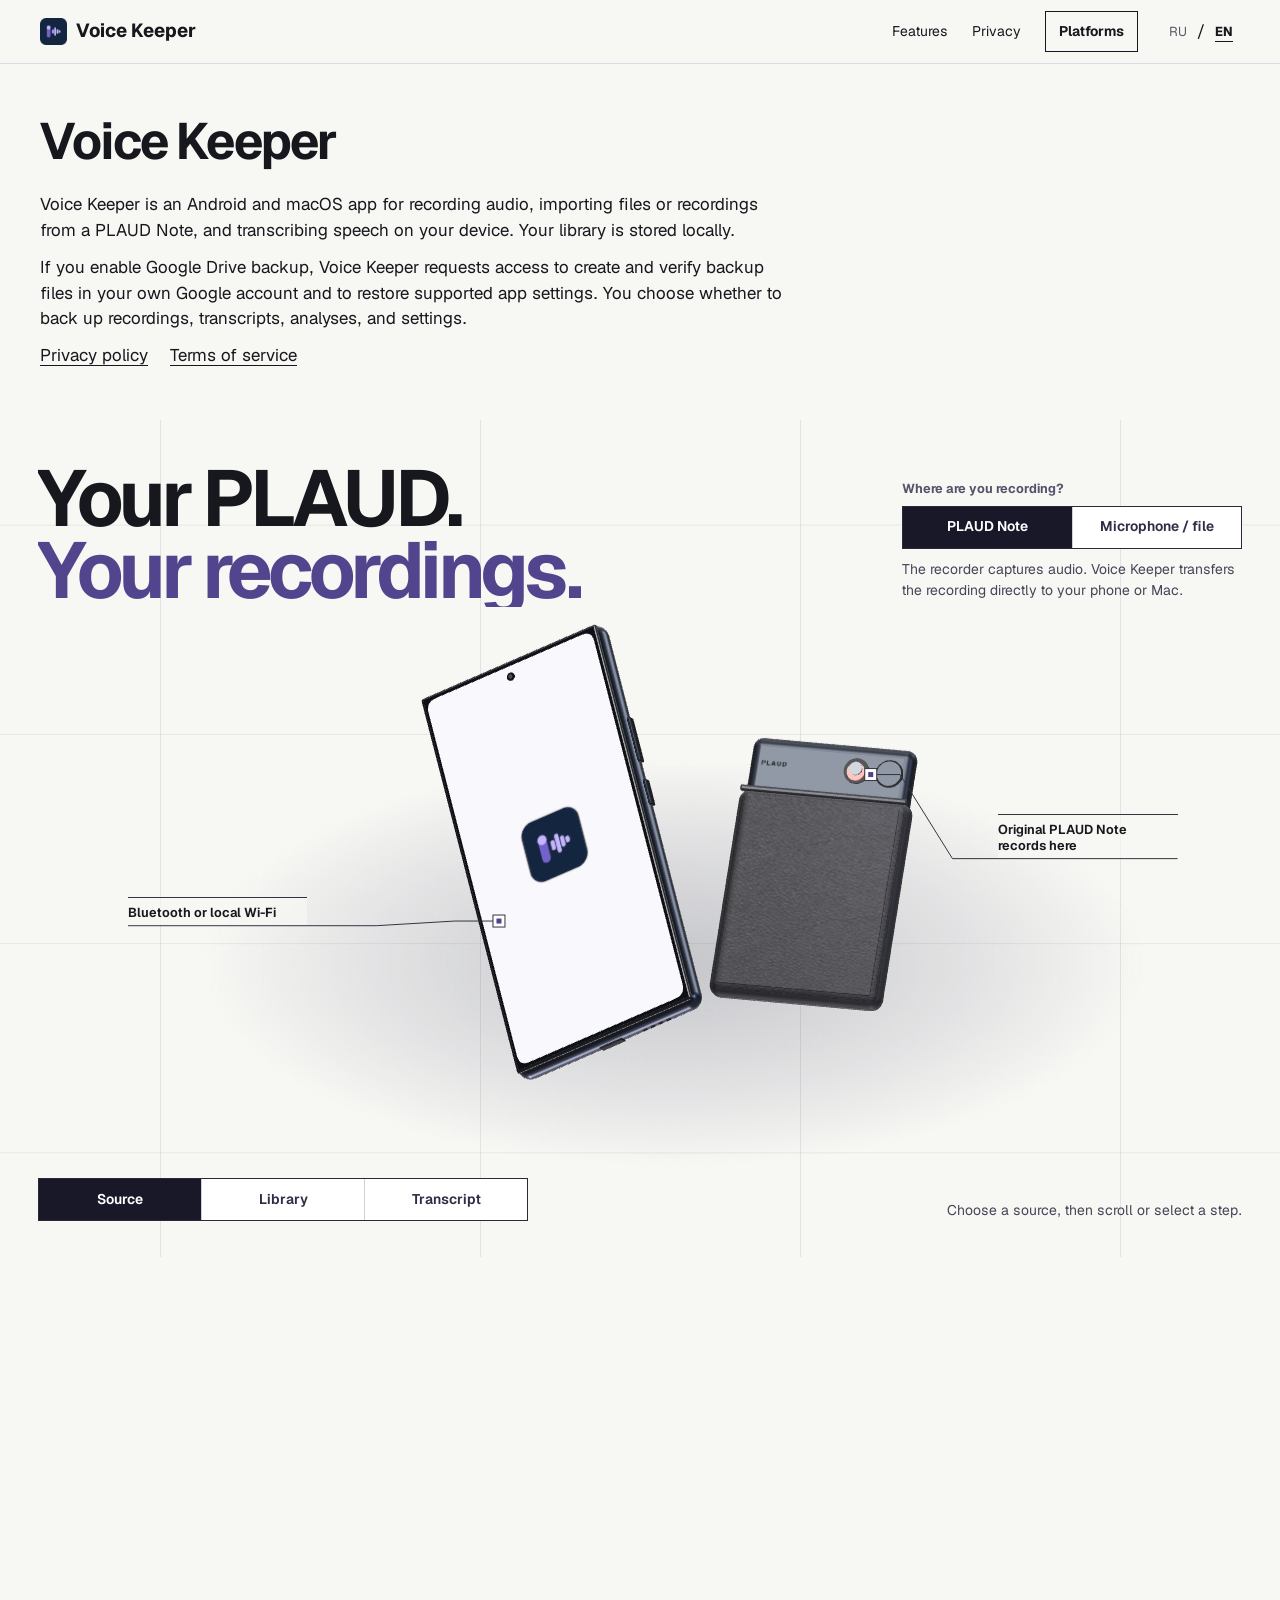
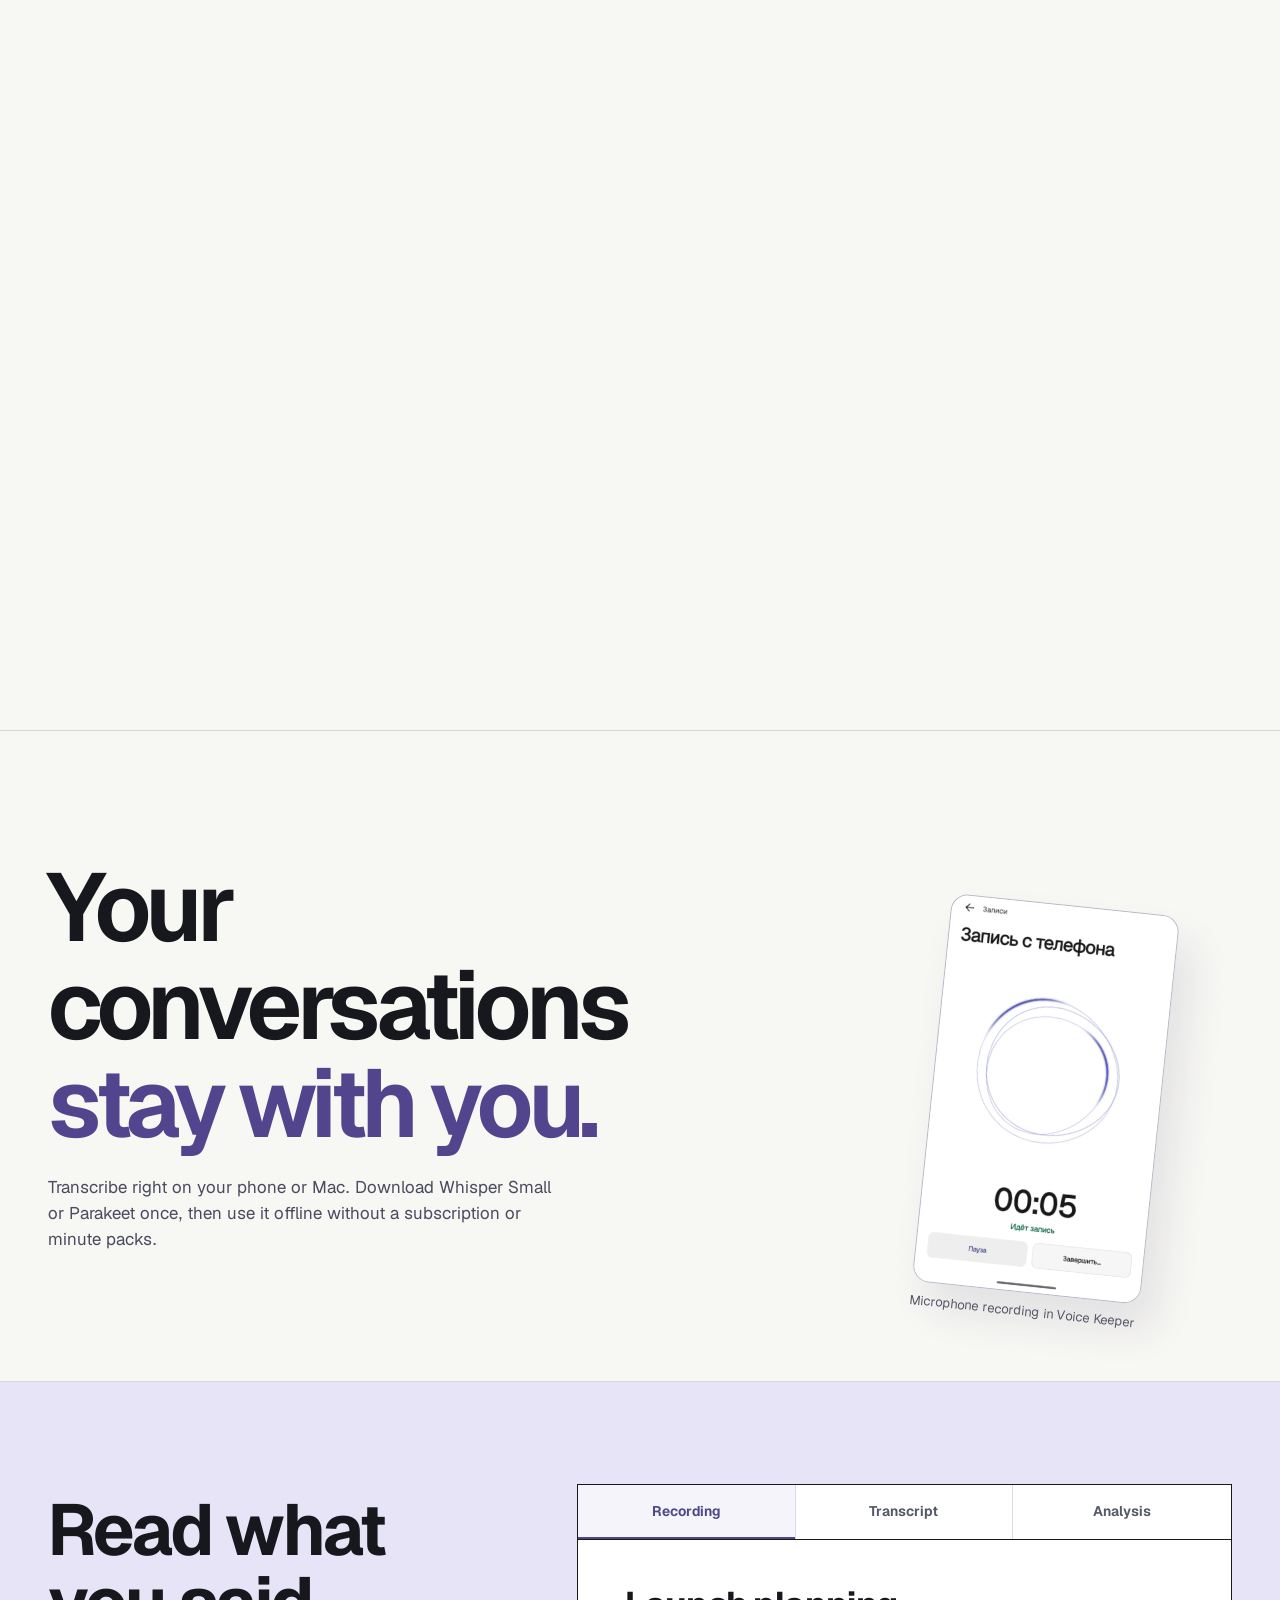
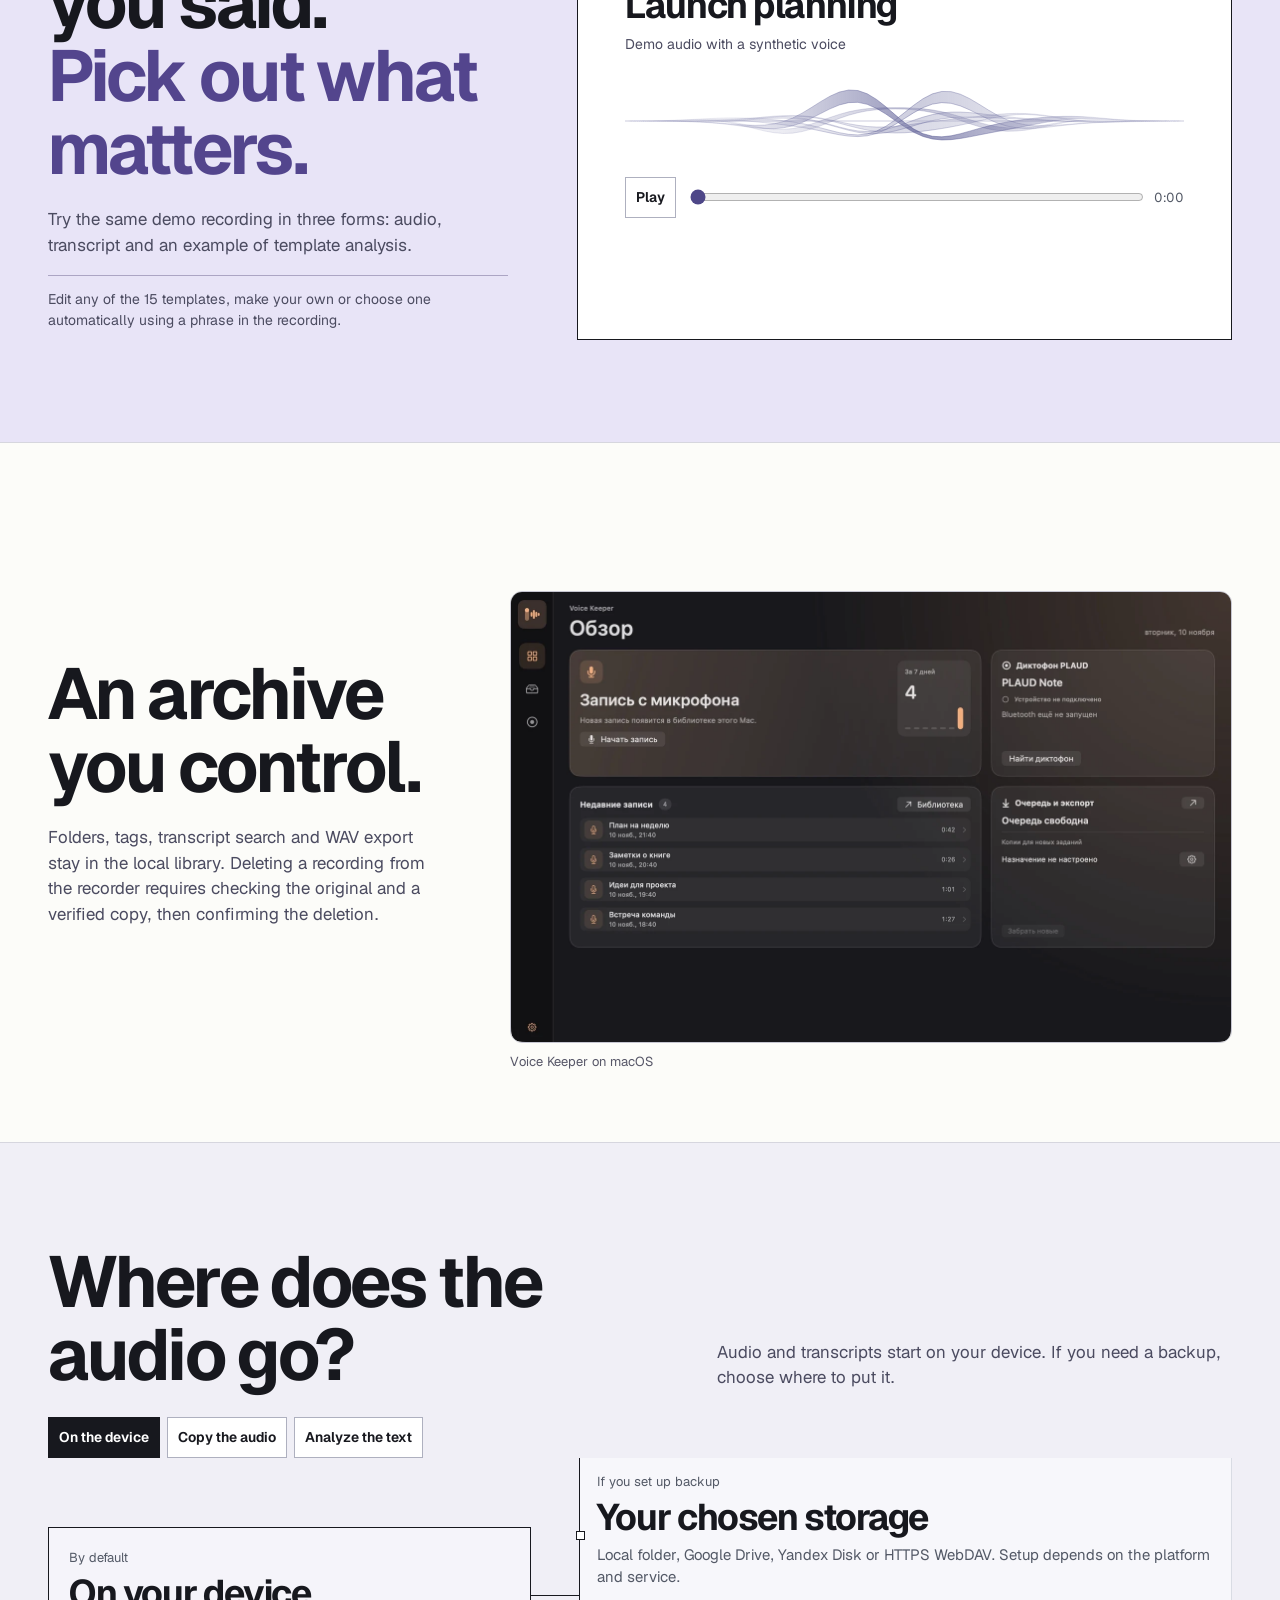
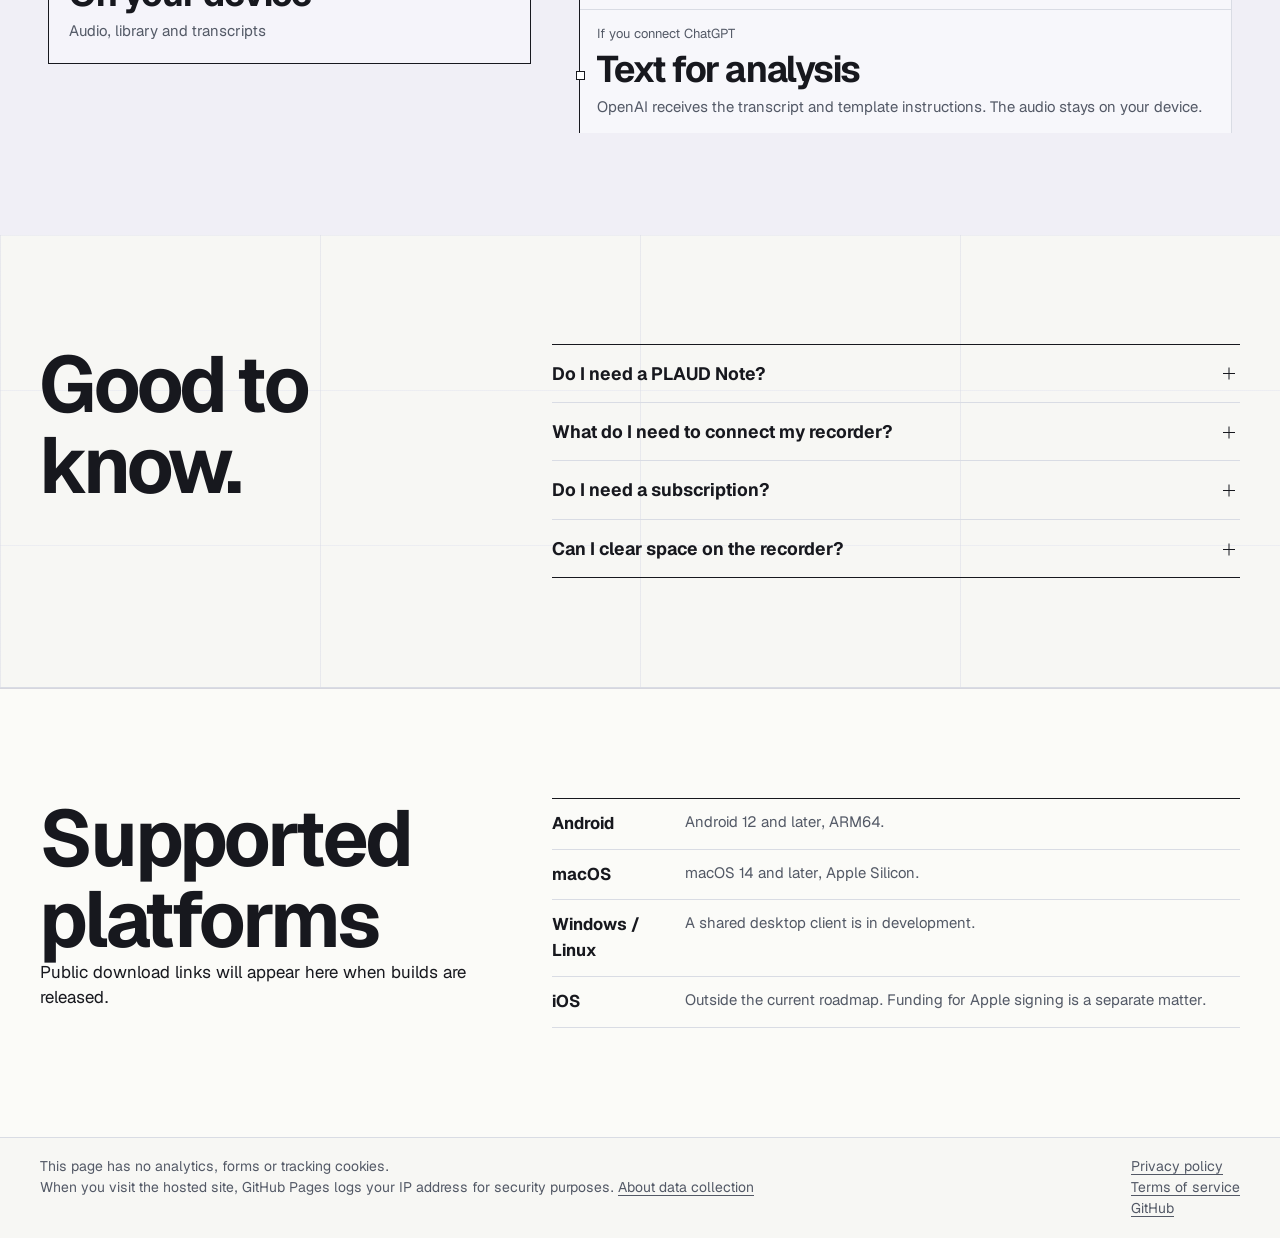
<file: index.html>
<!doctype html>
<html lang="ru">
<head>
<meta charset="utf-8">
<meta name="viewport" content="width=device-width, initial-scale=1">
<meta name="referrer" content="no-referrer">
<meta name="color-scheme" content="light">
<title>Voice Keeper</title>
<meta name="description" content="Voice Keeper is an Android and macOS app for recording, local transcription, and optional backups to your own Google Drive.">
<link rel="canonical" href="https://voicekeeper.kurach.me/">
<link rel="icon" href="./assets/voice-keeper.png" type="image/png">
<script src="./language.js"></script>
<!-- Medeo Sans license
Copyright 2026 The Medeo Project Authors (https://github.com/DNFDEVS/medeo-font)
Copyright 2024-2026 The Geist Project Authors (https://github.com/vercel/geist-font)
Copyright 2016 The Inter Project Authors (https://github.com/rsms/inter)
Copyright (c) 2010, ParaType Ltd. (http://www.paratype.com/public),
with Reserved Font Names "PT Sans", "PT Serif" and "ParaType".
Copyright 2012 Google Inc. (Noto Serif Display)

This Font Software is licensed under the SIL Open Font License, Version 1.1.
This license is copied below, and is also available with a FAQ at:
https://openfontlicense.org


-----------------------------------------------------------
SIL OPEN FONT LICENSE Version 1.1 - 26 February 2007
-----------------------------------------------------------

PREAMBLE
The goals of the Open Font License (OFL) are to stimulate worldwide
development of collaborative font projects, to support the font creation
efforts of academic and linguistic communities, and to provide a free and
open framework in which fonts may be shared and improved in partnership
with others.

The OFL allows the licensed fonts to be used, studied, modified and
redistributed freely as long as they are not sold by themselves. The
fonts, including any derivative works, can be bundled, embedded,
redistributed and/or sold with any software provided that any reserved
names are not used by derivative works. The fonts and derivatives,
however, cannot be released under any other type of license. The
requirement for fonts to remain under this license does not apply
to any document created using the fonts or their derivatives.

DEFINITIONS
"Font Software" refers to the set of files released by the Copyright
Holder(s) under this license and clearly marked as such. This may
include source files, build scripts and documentation.

"Reserved Font Name" refers to any names specified as such after the
copyright statement(s).

"Original Version" refers to the collection of Font Software components as
distributed by the Copyright Holder(s).

"Modified Version" refers to any derivative made by adding to, deleting,
or substituting -- in part or in whole -- any of the components of the
Original Version, by changing formats or by porting the Font Software to a
new environment.

"Author" refers to any designer, engineer, programmer, technical
writer or other person who contributed to the Font Software.

PERMISSION & CONDITIONS
Permission is hereby granted, free of charge, to any person obtaining
a copy of the Font Software, to use, study, copy, merge, embed, modify,
redistribute, and sell modified and unmodified copies of the Font
Software, subject to the following conditions:

1) Neither the Font Software nor any of its individual components,
in Original or Modified Versions, may be sold by itself.

2) Original or Modified Versions of the Font Software may be bundled,
redistributed and/or sold with any software, provided that each copy
contains the above copyright notice and this license. These can be
included either as stand-alone text files, human-readable headers or
in the appropriate machine-readable metadata fields within text or
binary files as long as those fields can be easily viewed by the user.

3) No Modified Version of the Font Software may use the Reserved Font
Name(s) unless explicit written permission is granted by the corresponding
Copyright Holder. This restriction only applies to the primary font name as
presented to the users.

4) The name(s) of the Copyright Holder(s) or the Author(s) of the Font
Software shall not be used to promote, endorse or advertise any
Modified Version, except to acknowledge the contribution(s) of the
Copyright Holder(s) and the Author(s) or with their explicit written
permission.

5) The Font Software, modified or unmodified, in part or in whole,
must be distributed entirely under this license, and must not be
distributed under any other license. The requirement for fonts to
remain under this license does not apply to any document created
using the Font Software.

TERMINATION
This license becomes null and void if any of the above conditions are
not met.

DISCLAIMER
THE FONT SOFTWARE IS PROVIDED "AS IS", WITHOUT WARRANTY OF ANY KIND,
EXPRESS OR IMPLIED, INCLUDING BUT NOT LIMITED TO ANY WARRANTIES OF
MERCHANTABILITY, FITNESS FOR A PARTICULAR PURPOSE AND NONINFRINGEMENT
OF COPYRIGHT, PATENT, TRADEMARK, OR OTHER RIGHT. IN NO EVENT SHALL THE
COPYRIGHT HOLDER BE LIABLE FOR ANY CLAIM, DAMAGES OR OTHER LIABILITY,
INCLUDING ANY GENERAL, SPECIAL, INDIRECT, INCIDENTAL, OR CONSEQUENTIAL
DAMAGES, WHETHER IN AN ACTION OF CONTRACT, TORT OR OTHERWISE, ARISING
FROM, OUT OF THE USE OR INABILITY TO USE THE FONT SOFTWARE OR FROM
OTHER DEALINGS IN THE FONT SOFTWARE.

-->
<style>
@font-face { font-family: Medeo; src: url(./assets/medeo.ttf) format("truetype"); font-weight: 100 900; font-display: swap; }
:root {
  --ink: #17181e; --muted: #535966; --line: #d9dce4; --accent: #4e4788;
  --pale: #f5f4fa; --wrap: 1336px; --ease: cubic-bezier(.16,1,.3,1);
  color-scheme: light; scroll-behavior: smooth;
}
* { box-sizing: border-box; }
::selection { background: #e3defc; color: var(--ink); }
body { margin: 0; font: 17px/1.52 Medeo, system-ui, sans-serif; color: var(--ink); background: #fff; }
h1,h2,h3,p,figure,dl,dd { margin: 0; }
h1,h2,h3 { line-height: 1.02; letter-spacing: -.04em; font-weight: 690; }
h2 { font-size: clamp(38px,6.2vw,91px); }
h3 { font-size: clamp(22px,3vw,37px); }
a { color: inherit; text-underline-offset: .22em; }
button,input { font: inherit; }
button { cursor: pointer; }
img { display: block; width: 100%; height: auto; }
:focus-visible { outline: 2px solid var(--accent); outline-offset: 4px; }
[hidden] { display: none !important; }
.wrap { width: min(var(--wrap), calc(100% - 78px)); margin-inline: auto; }
.top { position: sticky; z-index: 6; top: 0; background: #fffffff7; border-bottom: 1px solid var(--line); }
.nav { min-height: 63px; display: flex; align-items: center; justify-content: space-between; gap: 16px; }
.brand { display: flex; align-items: center; gap: 9px; font-weight: 740; font-size: 19px; white-space: nowrap; text-decoration: none; }
.brand img { width: 27px; height: 27px; }
nav,.language,.links { display: flex; align-items: center; gap: clamp(10px,2vw,24px); flex-wrap: wrap; }
nav a { font-size: 14px; text-decoration: none; }
nav a:hover { text-decoration: underline; }
.language { gap: 3px; }
.language button { min-width: 32px; min-height: 40px; color: var(--muted); background: transparent; border: 0; font-size: 13px; }
.language button[aria-pressed="true"] { color: var(--ink); font-weight: 760; text-decoration: underline; text-underline-offset: .4em; }
.nav-install,.button {
  display: inline-flex; align-items: center; justify-content: center; min-height: 41px; gap: 11px;
  border: 1px solid var(--ink); padding: 7px 13px; text-decoration: none; font-size: 14px; font-weight: 690;
}
.nav-install:hover,.button:hover { background: #efedf9; text-decoration: none; }
.button::after { content: ""; width: 7px; height: 7px; border-top: 1px solid; border-right: 1px solid; transform: rotate(45deg); }
.hero { border-bottom: 1px solid var(--line); }
.hero .wrap,.editorial .wrap { position: relative; }
.board-grid { background-image: linear-gradient(90deg, #d5d7e36e 1px, transparent 1px), linear-gradient(#e6e7ef9c 1px, transparent 1px); background-size: 25% 100%, 100% 155px; }
.hero-head { display: grid; grid-template-columns: 1.35fr .65fr; align-items: end; gap: 25px; padding: 48px 0 5px; }
.hero h1 { font-size: clamp(48px,7vw,100px); }
.hero h1 span { display: block; }
.hero-head p { max-width: 32ch; color: var(--muted); font-size: clamp(16px,1.6vw,23px); padding-bottom: 5px; }
.hero-stage { min-height: 493px; height: clamp(510px,62vh,650px); position: relative; isolation: isolate; }
.hero-objects { position: absolute; z-index: 1; top: 50%; left: 50%; width: min(57%,730px); transform: translate(-50%,-50%); pointer-events: none; }
.hero-objects img { transform: translateY(var(--object-y,0px)) scale(var(--object-scale,1)); }
.hero-objects figcaption { position: absolute; left: 50%; bottom: -3px; transform: translateX(-50%); white-space: nowrap; }
.annotation-layer { display: block; width: 100%; height: 100%; position: absolute; inset: 0; z-index: 2; pointer-events: none; }
.annotations { display: contents; }
.annotation {
  position: absolute; z-index: 3; width: clamp(151px,16vw,226px);
  display: flex; flex-direction: column; gap: 4px; background: #ffffffed;
  padding: 8px 9px 7px; border-block-start: 1px solid var(--ink);
  text-decoration: none; transition: background-color .2s,color .2s;
}
.annotation:hover,.annotation:focus-visible { color: var(--accent); background: #f5f3fc; }
.annotation strong { text-transform: uppercase; font-size: 15px; font-weight: 750; letter-spacing: .028em; }
.annotation span { font-size: 13px; line-height: 1.3; }
.annotation[data-wire="capture"] { left: 6.5%; top: 18%; }
.annotation[data-wire="library"] { left: 1.8%; top: 68%; }
.annotation[data-wire="transcribe"] { right: 4%; top: 11%; }
.annotation[data-wire="workflow"] { right: 1.9%; top: 62%; }
.annotation[data-wire="workflow"]::after {
  content: ""; position: absolute; inset: 0 0 0 auto; width: 11px; border-right: 1px solid currentColor; border-bottom: 1px solid currentColor;
}
.hero-foot { padding-block: 10px 15px; display: flex; flex-wrap: wrap; gap: 12px 25px; align-items: center; justify-content: space-between; border-top: 1px solid var(--line); }
.hero-foot p { font-size: 13px; color: var(--muted); }
.hero-foot a { font-size: 13px; font-weight: 690; }
.section { scroll-margin-top: 65px; border-bottom: 1px solid var(--line); padding-block: clamp(58px,8.5vw,122px); }
.editorial .wrap { display: grid; grid-template-columns: .7fr 1.3fr; gap: clamp(27px,5.5vw,80px); align-items: center; }
.side-note {
  width: min(100%,294px); border-top: 1px solid var(--ink);
  padding: 11px 8px 8px 0; position: relative; color: var(--muted);
}
.side-note::after { content: ""; position: absolute; width: 8px; height: 8px; background: var(--ink); outline: 1px solid var(--ink); outline-offset: 3px; top: -4px; right: -11px; }
.side-note strong { display: block; color: var(--ink); margin-bottom: 6px; font-size: 14px; text-transform: uppercase; letter-spacing: .025em; }
.side-note p { font-size: 15px; }
.statement { max-width: 13ch; }
.statement span { display: block; }
.statement .dim { color: var(--accent); }
.manifesto .wrap { align-items: end; }
.manifesto .statement { max-width: 15ch; }
.detail { margin-top: 21px; color: var(--muted); max-width: 52ch; }
.feature .wrap { display: grid; grid-template-columns: 1fr 1fr; align-items: center; gap: clamp(29px,6vw,85px); }
.feature h2,.demo-intro h2,.data-chapter h2 { font-size: clamp(38px,5.2vw,75px); }
.feature-shot { align-self: center; position: relative; margin: 0; }
.feature-shot img { border: 1px solid var(--line); }
.capture .feature-shot img { width: min(50%,232px); margin: 0 auto; border-color: #c9c7d7; border-radius: 22px; box-shadow: 16px 23px 45px #1411271b; }
.feature-shot figcaption { font-size: 13px; color: var(--muted); margin-top: 10px; }
.capture .feature-shot figcaption { text-align: center; }
.rule-note { border-top: 1px solid var(--line); padding-top: 14px; margin-top: 25px; font-size: 14px; color: var(--muted); max-width: 52ch; }
.demo-intro { display: grid; grid-template-columns: 1fr .6fr; align-items: end; gap: 23px 39px; margin-bottom: 27px; }
.demo-intro p { color: var(--muted); max-width: 43ch; }
.story-stage { border: 1px solid var(--ink); background: #fff; }
.stage-nav { display: none; }
.js-ready .stage-nav { display: grid; grid-template-columns: repeat(3,1fr); border-bottom: 1px solid var(--ink); }
.stage-nav button { min-height: 54px; border: 0; border-right: 1px solid var(--line); background: white; padding: 7px 5px; color: var(--muted); font-size: 14px; font-weight: 670; }
.stage-nav button:last-child { border-right: 0; }
.stage-nav button[aria-pressed="true"] { background: var(--pale); color: var(--accent); box-shadow: inset 0 -2px var(--accent); }
.stage-nav button:focus-visible { outline-offset: -4px; }
.stage-body { display: grid; }
.scene { padding: clamp(19px,4.1vw,47px); min-width: 0; }
.js-ready .scene { grid-area: 1/1; min-height: 320px; }
.js-ready .scene[hidden] { display: block !important; visibility: hidden; pointer-events: none; }
.scene h3 { margin-bottom: 9px; }
.hint,.meta { color: var(--muted); font-size: 14px; }
.note { margin-top: 13px; padding-top: 12px; border-top: 1px solid var(--line); }
.wave { width: 100%; height: 112px; display: block; margin-top: 10px; }
.controls { display: grid; grid-template-columns: auto 1fr auto; align-items: center; gap: 12px; }
.controls button,.templates button,.path-picker button {
  min-height: 41px; background: #fff; color: var(--ink); border: 1px solid #aeb0bf;
  padding: 6px 10px; font-size: 14px; font-weight: 650;
}
.controls input { width: 100%; min-width: 0; accent-color: var(--accent); }
.controls output { font-variant-numeric: tabular-nums; color: var(--muted); font-size: 13px; }
.transcript { font-size: clamp(16px,2vw,22px); }
.transcript span { display: block; padding-block: 7px; }
.transcript span + span { border-top: 1px solid var(--line); }
.templates { display: flex; flex-wrap: wrap; gap: 6px; margin: 14px 0 15px; }
.templates button[aria-pressed="true"],.path-picker button[aria-pressed="true"] { background: var(--ink); color: #fff; border-color: var(--ink); }
.result { min-height: 82px; }
.result p { margin-bottom: 4px; }
.result ul { padding-left: 1.2em; margin: 0; }
.scene.is-arriving .wave { animation: trace .59s var(--ease) both; }
.scene.is-arriving .transcript span { animation: appear .43s var(--ease) both; animation-delay: calc(var(--line-index,0) * 55ms); }
@keyframes trace { from { clip-path: inset(0 100% 0 0); } to { clip-path: inset(0); } }
@keyframes appear { from { transform: translateY(12px); opacity: .4; } to { transform: none; opacity: 1; } }
[data-entry].entry-visible { animation: appear .63s var(--ease) both; }
.data-chapter .wrap { display: grid; gap: 25px; }
.data-chapter .intro { display: grid; grid-template-columns: 1fr .62fr; gap: 24px 45px; align-items: end; }
.data-chapter .intro p { color: var(--muted); max-width: 40ch; }
.path-picker { display: none; }
.js-ready .path-picker { display: flex; gap: 7px; flex-wrap: wrap; }
.data-paths { display: grid; grid-template-columns: .85fr 1.15fr; gap: 48px; align-items: center; }
.data-source { position: relative; padding: 20px; border: 1px solid var(--ink); background: white; }
.data-source::after { content: ""; position: absolute; width: 48px; height: 1px; background: var(--ink); right: -49px; top: 50%; }
.data-source p,.data-branches p { font-size: 15px; color: var(--muted); margin-top: 7px; }
.chapter-meta { display: block; font-size: 13px; margin-bottom: 7px; color: var(--muted); }
.data-branches { border-left: 1px solid var(--ink); display: grid; gap: 6px; }
.data-branches > div { padding: 14px 17px; position: relative; }
.data-branches > div + div { border-top: 1px solid var(--line); }
.data-branches > div::before { content: ""; position: absolute; left: -4px; top: 50%; width: 7px; height: 7px; background: white; border: 1px solid var(--ink); }
.data-paths[data-route="local"] .data-source,.data-paths[data-route="backup"] [data-route-branch="backup"],.data-paths[data-route="chat"] [data-route-branch="chat"] { background: var(--pale); }
.faq-layout,.install-layout { display: grid; grid-template-columns: .78fr 1.22fr; gap: clamp(24px,6vw,72px); }
.folds { border-block: 1px solid var(--ink); }
.folds details + details { border-top: 1px solid var(--line); }
.folds summary { display: block; position: relative; cursor: pointer; font-weight: 690; font-size: 18px; padding: 15px 25px 15px 0; }
.folds summary::-webkit-details-marker { display: none; }
.folds summary::before,.folds summary::after { content: ""; position: absolute; right: 5px; top: 50%; width: 12px; height: 1px; background: var(--ink); transition: transform .2s; }
.folds summary::after { transform: rotate(90deg); }
.folds details[open] summary::after { transform: rotate(0); }
.folds details p { color: var(--muted); font-size: 15px; margin: 0 9px 15px 0; }
.install-layout .button { margin-top: 19px; }
.platform-list { border-top: 1px solid var(--ink); }
.platform-list > div { display: grid; grid-template-columns: 120px 1fr; gap: 13px; border-bottom: 1px solid var(--line); padding: 12px 0; }
.platform-list dt { font-weight: 700; }
.platform-list dd { color: var(--muted); font-size: 15px; }
#macos { scroll-margin-top: 65px; }
footer { padding-block: 18px; color: var(--muted); font-size: 14px; }
footer .wrap { display: flex; justify-content: space-between; align-items: baseline; gap: 12px; flex-wrap: wrap; }
@media(max-width:1000px) {
  .wrap { width: calc(100% - 46px); }
  .hero-stage { height: 490px; min-height: 0; }
  .hero-objects { width: min(55%,600px); }
  .annotation[data-wire="capture"],.annotation[data-wire="library"] { left: 0; }
  .annotation[data-wire="transcribe"],.annotation[data-wire="workflow"] { right: 0; }
}
@media(max-width:700px) {
  .wrap { width: calc(100% - 34px); }
  .nav { min-height: 56px; gap: 7px; }
  .brand { font-size: 16px; gap: 6px; }
  .brand img { width: 23px; height: 23px; }
  nav { gap: 5px; flex-wrap: nowrap; }
  nav a:not(.nav-install) { display: none; }
  .nav-install { min-height: 34px; padding: 5px 7px; font-size: 12px; }
  .language button { min-width: 25px; }
  .hero-head { display: block; padding-top: 32px; }
  .hero h1 { font-size: clamp(42px,11.2vw,66px); }
  .hero-head p { margin-top: 12px; font-size: 16px; }
  .hero-stage { height: auto; display: flex; flex-direction: column; padding: 2px 0 12px; }
  .hero-objects { position: relative; top: auto; left: auto; transform: none; width: min(100%,510px); margin: 0 auto; }
  .annotation-layer { display: none; }
  .annotations { display: grid; grid-template-columns: 1fr 1fr; gap: 8px 10px; }
  .annotation { position: relative; inset: auto !important; width: 100%; min-height: 66px; padding: 6px 5px; gap: 3px; }
  .annotation strong { font-size: 12px; }
  .annotation span { font-size: 12px; }
  .annotation[data-wire="workflow"]::after { display: none; }
  .section { scroll-margin-top: 57px; }
  .editorial .wrap,.feature .wrap,.demo-intro,.data-chapter .intro,.faq-layout,.install-layout { grid-template-columns: 1fr; gap: 15px; }
  .manifesto .side-note { order: 2; }
  .feature-shot { margin-top: 12px; }
  .capture .feature-shot img { width: min(53%,210px); }
  .js-ready .scene { min-height: 298px; }
  .wave { height: 82px; }
  .stage-nav button { min-height: 45px; font-size: 12px; }
  .data-paths { grid-template-columns: 1fr; gap: 14px; }
  .data-source::after { display: none; }
  .data-branches { margin-left: 12px; }
  .platform-list > div { grid-template-columns: 94px 1fr; }
}
@media(prefers-reduced-motion:reduce) {
  :root { scroll-behavior: auto; }
  *,*::before,*::after { animation: none !important; transition: none !important; }
  .hero-objects img { transform: none; }
}
:root { --field:#f7f7f4; --violet:#53458d; --deep:#191828; }
body { background:var(--field); }
.top { background:#f7f7f4f5; }
.wrap { width:min(1370px,calc(100% - 80px)); }
.exhibit { position:relative; height:calc(100svh + 1010px); }
.exhibit-pin { position:sticky; top:63px; height:calc(100svh - 63px); min-height:645px; }
.exhibit-stage { width:100%; height:100%; position:relative; overflow:hidden; isolation:isolate;
  background:
    linear-gradient(90deg,#3030501a 1px,transparent 1px) center / 25% 100%,
    linear-gradient(#30305014 1px,transparent 1px) center / 100% 25%,
    var(--field); }
.exhibit-stage[data-source="local"] { background-color:#f1f0f7; }
.exhibit-webgl,.exhibit-guides,.exhibit-fallback { position:absolute; inset:0; width:100%; height:100%; pointer-events:none; }
.exhibit-webgl { z-index:1; }
.exhibit-guides { z-index:2; }
.exhibit-fallback { z-index:0; display:grid; place-items:center; }
.exhibit-stage[data-render="ready"] .exhibit-fallback { display:none; }
.exhibit-fallback img { width:min(53%,700px); max-height:67%; object-fit:contain; }
.exhibit-fallback .recording-fallback { display:none; width:auto; max-height:47%; }
.fallback-transcript { display:none; max-width:min(72%,420px); background:white; border:1px solid #b8b6c8; padding:23px; }
.fallback-transcript p { margin-top:9px; }
.exhibit-fallback .archive-fallback { display:none; }
.exhibit-stage[data-phase="1"] .exhibit-fallback img { display:none; }
.exhibit-stage[data-phase="1"] .exhibit-fallback .archive-fallback { display:block; }
.exhibit-stage[data-phase="2"] .exhibit-fallback img { display:none; }
.exhibit-stage[data-phase="2"] .fallback-transcript { display:block; }
.exhibit-stage[data-source="local"] .paired-fallback { display:none; }
.exhibit-stage[data-source="local"] .recording-fallback { display:block; }
.exhibit-titles,.exhibit-source,.exhibit-footer,.exhibit-guide { position:absolute; z-index:3; }
.exhibit-titles { top:5%; left:max(38px,calc((100% - 1370px)/2)); max-width:66%; }
.exhibit-titles h2,.exhibit-title { font-size:clamp(45px,6.2vw,100px); line-height:.91; font-weight:690; letter-spacing:-.054em; }
.exhibit-titles span { display:block; }
.exhibit-title span + span,.exhibit-titles [data-heading-source] span + span { color:var(--violet); }
.exhibit-title.scene-enter,.exhibit-titles h2.scene-enter { animation:title-in .48s var(--ease) both; }
@keyframes title-in { from {clip-path:inset(0 0 90% 0);transform:translateY(11px);} to {clip-path:inset(0);transform:none;} }
.exhibit-source { top:7%; right:max(38px,calc((100% - 1370px)/2)); width:min(29%,340px); }
.exhibit-source > span { display:block; margin-bottom:7px; color:#53536a; font-size:13px; font-weight:690; }
.exhibit-source-buttons,.exhibit-steps { display:flex; border:1px solid #2a2939; background:#fff; }
.exhibit-source button,.exhibit-steps button { flex:1; border:0; border-right:1px solid #d0d0d8; padding:8px 9px; min-height:41px; background:#fff; color:#302e46; font-weight:640; font-size:14px; }
.exhibit-source button:last-child,.exhibit-steps button:nth-child(3) { border-right:0; }
.exhibit-source button[aria-pressed="true"],.exhibit-steps button[aria-pressed="true"] { background:var(--deep); color:white; }
.exhibit-source p { font-size:14px; color:#454557; max-width:38ch; margin-top:10px; }
.exhibit-guide { width:clamp(140px,14vw,210px); border-top:1px solid #343441; padding:7px 0 3px; font-size:13px; font-weight:650; line-height:1.28; background:#f7f7f4b8; }
.exhibit-guide.guide-left { left:10%; top:57%; }
.exhibit-guide.guide-right { right:8%; top:47%; }
.exhibit-guide[data-guide="text"] { top:44%; }
.exhibit-footer { bottom:4.3%; left:max(38px,calc((100% - 1370px)/2)); right:max(38px,calc((100% - 1370px)/2)); display:flex; align-items:end; justify-content:space-between; gap:20px; }
.exhibit-steps { position:relative; min-width:min(490px,54%); }
.exhibit-progress { position:absolute; left:0; right:0; bottom:-2px; height:2px; background:var(--violet); transform-origin:left; transform:scaleX(var(--position,0)); }
.exhibit-footer p { max-width:42ch; color:#454557; font-size:14px; }
.exhibit-stage[data-render="fallback"] .exhibit-guides,.exhibit-stage[data-render="loading"] .exhibit-guides { opacity:0; }

.essay,.editorial-demo,.archive,.privacy-chapter,.closing { scroll-margin-top:64px; border-top:1px solid #d6d6de; }
.essay-inner,.editorial-demo-inner,.archive-inner,.privacy-inner { width:min(1300px,calc(100% - 96px)); margin:auto; }
.essay { overflow:hidden; background:#f7f7f4; }
.essay-inner { position:relative; display:grid; grid-template-columns:1.35fr .65fr; align-items:center; gap:5.3vw; padding-block:clamp(62px,9vw,143px); }
.essay h2 { font-size:clamp(44px,7.5vw,116px); font-weight:660; letter-spacing:-.055em; }
.essay h2 span { display:block; }
.essay h2 span + span { color:var(--violet); }
.essay p,.archive p,.editorial-demo p,.privacy-heading p { margin-top:22px; color:#4b4b60; max-width:46ch; }
.capture-visual { width:min(63%,240px); justify-self:center; transform:rotate(6deg) translateY(var(--capture-offset,0px)); }
.capture-visual img { border:1px solid #b9b9c8; border-radius:17px; box-shadow:17px 26px 40px #30274d19; }
.capture-visual figcaption,.archive-visual figcaption { color:#575768; margin-top:9px; font-size:13px; }
.editorial-demo { background:#e8e4f7; padding-block:clamp(55px,8vw,116px); }
.editorial-demo-inner { display:grid; grid-template-columns:.83fr 1.17fr; gap:clamp(24px,5vw,71px); align-items:center; }
.editorial-demo h2,.archive h2,.privacy-chapter h2 { font-size:clamp(39px,5.6vw,79px); }
.editorial-demo h2 span { display:block; }
.editorial-demo h2 span + span { color:var(--violet); }
.editorial-demo .workflow-terms { padding-top:13px; margin-top:16px; border-top:1px solid #aca5c4; font-size:14px; }
.editorial-demo .story-stage { background:#fff; }
.editorial-demo .scene p { margin-top:8px; }
.archive { background:#fcfcf9; padding-block:clamp(58px,8.5vw,120px); }
.archive-inner { display:grid; grid-template-columns:.71fr 1.29fr; align-items:center; gap:clamp(23px,5vw,70px); }
.archive-visual { transform:translateY(var(--archive-offset,0px)); }
.archive-visual img { border:1px solid #c6c6d1; border-radius:12px; }
.privacy-chapter { background:#f0eff6; padding-block:clamp(57px,8vw,115px); }
.privacy-heading { display:grid; grid-template-columns:1fr .8fr; gap:26px; align-items:end; margin-bottom:26px; }
.privacy-heading p { margin-top:0; }
.privacy-chapter .data-source,.privacy-chapter .data-branches { background:#ffffff74; }
.privacy-chapter .data-branches { border-right:1px solid var(--line); }
.closing { background:#fbfbf8; }
.compact-instruction { display:none; }
@media(max-width:800px),(max-height:690px),(prefers-reduced-motion:reduce) {
  .wide-instruction { display:none; }
  .compact-instruction { display:inline; }
  .exhibit { height:auto; }
  .exhibit-pin { position:relative;top:auto;height:clamp(700px,92svh,875px);min-height:0; }
}
@media(max-width:700px) {
  .wrap,.essay-inner,.editorial-demo-inner,.archive-inner,.privacy-inner { width:calc(100% - 34px); }
  .exhibit-pin { height:735px; }
  .exhibit-titles { left:17px;top:3.8%;max-width:calc(100% - 34px); }
  .exhibit-titles h2,.exhibit-title { font-size:clamp(43px,11.3vw,68px); }
  .exhibit-source { top:18%;left:17px;right:17px;width:auto; }
  .exhibit-source p { font-size:13px; }
  .exhibit-guides,.exhibit-guide { display:none; }
  .exhibit-fallback .paired-fallback { width:83%; }
  .exhibit-fallback { padding-top:84px; }
  .exhibit-footer { left:17px;right:17px;bottom:3%;display:grid;gap:10px; }
  .exhibit-footer p { font-size:13px; }
  .exhibit-steps button { min-height:43px;padding:5px;font-size:12px; }
  .essay-inner,.editorial-demo-inner,.archive-inner,.privacy-heading { grid-template-columns:1fr;gap:22px; }
  .capture-visual { width:min(54%,203px);margin-top:14px; }
  .editorial-demo .scene { padding:16px; }
}
@media(prefers-reduced-motion:reduce) {
  .capture-visual { transform:rotate(6deg); }
  .archive-visual { transform:none; }
}
.product-summary { padding-block:clamp(22px,4vw,54px); }
.product-summary h1 { font-size:clamp(30px,4vw,52px); line-height:1.05; letter-spacing:-.035em; margin-bottom:.45em; }
.product-summary p { max-width:68ch; margin-top:.65em; }
.product-summary .soft-link { margin-right:1em; display:inline-block; }
</style>
</head>
<body>
<header id="top" class="top">
  <div class="wrap nav">
    <a class="brand" href="#top"><img src="./assets/voice-keeper.png" alt="">Voice Keeper</a>
    <nav aria-label="Voice Keeper">
      <a href="#capture" data-en="Features">Возможности</a>
      <a href="#privacy" data-en="Privacy">Приватность</a>
      <a class="nav-install" href="#platforms" data-en="Platforms">Платформы</a>
      <div class="language" role="group" aria-label="Язык" data-language-picker>
        <button type="button" data-lang="ru" lang="ru" aria-label="Русский" aria-pressed="true">RU</button><span aria-hidden="true">/</span>
        <button type="button" data-lang="en" lang="en" aria-label="English" aria-pressed="false">EN</button>
      </div>
    </nav>
  </div>
</header>
<main>
<section class="wrap product-summary" aria-labelledby="product-name">
  <h1 id="product-name">Voice Keeper</h1>
  <div lang="en" data-language-panel>
    <p>Voice Keeper is an Android and macOS app for recording audio, importing files or recordings from a PLAUD Note, and transcribing speech on your device. Your library is stored locally.</p>
    <p>If you enable Google Drive backup, Voice Keeper requests access to create and verify backup files in your own Google account and to restore supported app settings. You choose whether to back up recordings, transcripts, analyses, and settings.</p>
    <p><a class="soft-link" href="https://voicekeeper.kurach.me/privacy.html">Privacy policy</a> <a class="soft-link" href="https://voicekeeper.kurach.me/terms.html">Terms of service</a></p>
  </div>
  <div lang="ru" data-language-panel hidden>
    <p>Voice Keeper — приложение для Android и macOS. Оно записывает звук, импортирует аудиофайлы и записи с PLAUD Note и расшифровывает речь на устройстве. Библиотека хранится локально.</p>
    <p>Если включить резервное копирование в Google Диск, Voice Keeper запрашивает доступ, чтобы создавать и проверять копии в твоём Google-аккаунте и восстанавливать поддерживаемые настройки. Ты выбираешь, копировать ли записи с расшифровками и разборами, настройки или обе категории.</p>
    <p><a class="soft-link" href="https://voicekeeper.kurach.me/privacy.html">Политика конфиденциальности</a> <a class="soft-link" href="https://voicekeeper.kurach.me/terms.html">Условия использования</a></p>
  </div>
</section>
<section class="exhibit" id="capture" aria-labelledby="hero-title">
  <div class="exhibit-pin">
    <div class="exhibit-stage" data-source="plaud" data-phase="0" data-progress="0" data-render="loading">
      <div class="exhibit-fallback"><img class="paired-fallback" src="./assets/plaud-and-phone.webp" alt=""><img class="recording-fallback" src="./assets/recording.webp" alt=""><img class="archive-fallback" src="./assets/library.webp" alt=""><div class="fallback-transcript"><strong data-en="Transcript example">Пример расшифровки</strong><p data-en="We agreed to start with ten users. Olya, put the list together by Thursday.">По запуску договорились начать с десяти пользователей. Оля, собери список к четвергу.</p></div></div>
      <canvas class="exhibit-webgl" aria-hidden="true"></canvas>
      <canvas class="exhibit-guides" aria-hidden="true"></canvas>
      <div class="exhibit-titles">
        <h2 id="hero-title"><span data-heading-source="plaud"><span data-en="Your PLAUD.">Твой PLAUD.</span><span data-en="Your recordings.">Твои записи.</span></span><span data-heading-source="local" hidden><span data-en="Your voice.">Твой голос.</span><span data-en="Your archive.">Твой архив.</span></span></h2>
        <p class="exhibit-title" data-exhibit-title="1" hidden><span data-en="Audio comes home.">Аудио остаётся</span><span data-en="On your device.">на устройстве.</span></p>
        <p class="exhibit-title" data-exhibit-title="2" hidden><span data-en="Speech becomes">Из аудио</span><span data-en="text.">в текст.</span></p>
      </div>
      <div class="exhibit-source">
        <span data-en="Where are you recording?">Откуда запись?</span>
        <div class="exhibit-source-buttons" role="group" aria-label="Источник аудио">
          <button type="button" data-exhibit-source="plaud" aria-pressed="true">PLAUD Note</button>
          <button type="button" data-exhibit-source="local" aria-pressed="false" data-en="Microphone / file">Микрофон / файл</button>
        </div>
        <p data-source-copy="plaud" data-en="The recorder captures audio. Voice Keeper transfers the recording directly to your phone or Mac.">Аудио записывается на диктофоне. Voice Keeper забирает выбранную запись прямо на телефон или Mac.</p>
        <p data-source-copy="local" data-en="Record with your microphone or import an audio file straight into Voice Keeper on your phone or Mac.">Запиши с микрофона или импортируй аудиофайл прямо в Voice Keeper на телефоне или Mac.</p>
      </div>
      <span class="exhibit-guide guide-left" data-guide="transfer" data-en="Bluetooth or local Wi-Fi">Bluetooth или локальный Wi-Fi</span>
      <span class="exhibit-guide guide-right" data-guide="recorder" data-en="Original PLAUD Note records here">Оригинальный PLAUD Note записывает аудио здесь</span>
      <span class="exhibit-guide guide-left" data-guide="microphone" hidden data-en="Capture from the microphone">Запись с микрофона</span>
      <span class="exhibit-guide guide-right" data-guide="import" hidden data-en="Import an audio file">Импорт аудиофайла</span>
      <span class="exhibit-guide guide-left" data-guide="library" hidden data-en="Voice Keeper’s local library">Локальная библиотека Voice Keeper</span>
      <span class="exhibit-guide guide-right" data-guide="text" hidden data-en="On-device transcription">Расшифровка на устройстве</span>
      <div class="exhibit-footer">
        <div class="exhibit-steps" role="group" aria-label="Этап записи">
          <button type="button" data-exhibit-step="0" aria-pressed="true" data-en="Source">Источник</button>
          <button type="button" data-exhibit-step="1" aria-pressed="false" data-en="Library">Библиотека</button>
          <button type="button" data-exhibit-step="2" aria-pressed="false" data-en="Transcript">Расшифровка</button>
          <span class="exhibit-progress" aria-hidden="true"></span>
        </div>
        <p data-phase-copy="0"><span class="wide-instruction" data-en="Choose a source, then scroll or select a step.">Выбери источник, затем прокрути страницу или переключи шаг.</span><span class="compact-instruction" data-en="Choose a source and switch steps using the buttons.">Выбери источник и переключай шаги кнопками.</span></p>
        <p data-phase-copy="1" hidden data-en="Both sources lead to the local library on your phone or Mac.">Оба маршрута сходятся в локальной библиотеке на телефоне или Mac.</p>
        <p data-phase-copy="2" hidden data-en="Whisper Small or Parakeet turns audio into text on that same device.">Whisper Small или Parakeet превращает аудио в текст на том же устройстве.</p>
      </div>
    </div>
  </div>
</section>
<section class="essay" id="transcribe" aria-labelledby="transcribe-title">
  <div class="essay-inner">
    <div class="essay-text">
      <h2 id="transcribe-title"><span data-en="Your conversations">Твои разговоры</span><span data-en="stay with you.">остаются у тебя.</span></h2>
      <p data-en="Transcribe right on your phone or Mac. Download Whisper Small or Parakeet once, then use it offline without a subscription or minute packs.">Расшифровывай прямо на телефоне или Mac. Загрузи Whisper Small или Parakeet один раз и пользуйся офлайн без подписки и пакетов минут.</p>
    </div>
    <figure class="capture-visual">
      <img src="./assets/recording.webp" width="580" height="994" alt="Voice Keeper записывает с микрофона Android" data-en-alt="Voice Keeper records from the Android microphone">
      <figcaption data-en="Microphone recording in Voice Keeper">Запись с микрофона в Voice Keeper</figcaption>
    </figure>
  </div>
</section>
<section class="editorial-demo" id="workflow" aria-labelledby="workflow-title">
  <div class="editorial-demo-inner">
    <div>
      <h2 id="workflow-title"><span data-en="Read what you said.">Прочитай, что сказали.</span><span data-en="Pick out what matters.">Забери главное.</span></h2>
      <p data-en="Try the same demo recording in three forms: audio, transcript and an example of template analysis.">Послушай одну запись, прочитай её расшифровку и посмотри пример разбора по шаблону.</p>
      <p class="workflow-terms" data-en="Edit any of the 15 templates, make your own or choose one automatically using a phrase in the recording.">Любой из 15 шаблонов можно изменить. Добавь свой или настрой выбор по фразе.</p>
    </div>
    <div class="story-stage" id="story-stage">
        <div class="stage-nav" role="group" aria-label="Демонстрация" data-en-label="Demo steps">
          <button type="button" data-step="0" aria-pressed="true" data-en="Recording">Запись</button>
          <button type="button" data-step="1" aria-pressed="false" data-en="Transcript">Расшифровка</button>
          <button type="button" data-step="2" aria-pressed="false" data-en="Analysis">Разбор</button>
        </div>
        <div class="stage-body">
          <section class="scene" data-scene="0">
            <h3 data-en="Launch planning">План запуска</h3>
            <p class="meta" data-en="Demo audio with a synthetic voice">Демозапись с синтезированным голосом</p>
            <canvas class="wave" aria-hidden="true"></canvas>
            <audio id="clip" preload="metadata" src="./assets/example-ru.mp3"></audio>
            <div class="controls">
              <button id="play" type="button" data-en="Play">Слушать</button>
              <input id="seek" type="range" min="0" max="1" step=".01" value="0" aria-label="Позиция воспроизведения">
              <output id="clock">0:00</output>
            </div>
          </section>
          <section class="scene" data-scene="1">
            <h3 data-en="Transcript">Расшифровка</h3>
            <div class="transcript">
              <span style="--line-index:0" data-en="We agreed to start with ten users.">По запуску договорились начать с десяти пользователей.</span>
              <span style="--line-index:1" data-en="Olya, put the list together by Thursday.">Оля, собери список к четвергу.</span>
              <span style="--line-index:2" data-en="Anton, check the instructions by Friday.">Антон, проверь инструкцию до пятницы.</span>
              <span style="--line-index:3" data-en="We haven’t set a date for the public launch yet.">Дату общего запуска пока не назначаем.</span>
            </div>
          </section>
          <section class="scene" data-scene="2">
            <h3 data-en="Analysis with a template">Разбор по шаблону</h3>
            <p class="meta" data-en="Sample results">Примеры результатов</p>
            <div class="templates">
            <button type="button" data-panel="brief" aria-pressed="true" data-en="Brief summary">Краткое резюме</button>
            <button type="button" data-panel="meeting" aria-pressed="false" data-en="Meeting notes">Протокол встречи</button>
            <button type="button" data-panel="actions" aria-pressed="false" data-en="Actions and deadlines">Действия и сроки</button>
          </div>
          <div class="result" aria-live="polite">
            <div id="brief"><p data-en="The team agreed to start with ten users. Olya will put together the list, and Anton will check the instructions. The public launch date is still open.">Команда решила начать с десяти пользователей. Оля соберёт список, Антон проверит инструкцию. Дата общего запуска пока открыта.</p></div>
            <div id="meeting" hidden><p><strong data-en="Decision">Решение</strong></p><p data-en="Start with ten users.">Начать с десяти пользователей.</p><p><strong data-en="Open question">Открытый вопрос</strong></p><p data-en="When should the public launch happen?">Когда назначить общий запуск?</p></div>
            <div id="actions" hidden><ul><li data-en="Olya — put together the list by Thursday.">Оля — собрать список к четвергу.</li><li data-en="Anton — check the instructions by Friday.">Антон — проверить инструкцию до пятницы.</li></ul></div>
          </div>
            <p class="hint note" data-en="You can connect ChatGPT with a supported subscription. It receives the transcript and template instructions. The audio stays on your device.">Можно подключить ChatGPT с подходящей подпиской. Он получает расшифровку и инструкции шаблона. Аудио остаётся на устройстве.</p>
          </section>
        </div>
      </div>
  </div>
</section>
<section class="archive" id="library" aria-labelledby="library-title">
  <div class="archive-inner">
    <div>
      <h2 id="library-title" data-en="An archive you control.">Архив, который у тебя.</h2>
      <p data-en="Folders, tags, transcript search and WAV export stay in the local library. Deleting a recording from the recorder requires checking the original and a verified copy, then confirming the deletion.">Папки, теги, поиск по расшифровкам и экспорт WAV живут в локальной библиотеке. Удаление записи с диктофона требует проверки исходника и копии, а затем твоего подтверждения.</p>
    </div>
    <figure class="archive-visual">
      <img src="./assets/library.webp" width="1450" height="906" alt="Voice Keeper на macOS с демонстрационными записями" data-en-alt="Voice Keeper on macOS with demo recordings">
      <figcaption data-en="Voice Keeper on macOS">Voice Keeper на macOS</figcaption>
    </figure>
  </div>
</section>
<section class="privacy-chapter" id="privacy" aria-labelledby="privacy-title">
  <div class="privacy-inner">
    <div class="privacy-heading">
      <h2 id="privacy-title" data-en="Where does the audio go?">Куда уходит аудио?</h2>
      <p data-en="Audio and transcripts start on your device. If you need a backup, choose where to put it.">Аудио и расшифровки изначально на твоём устройстве. Если нужна копия, место выбираешь ты.</p>
    </div>
    <div class="path-picker" role="group" aria-label="Маршрут данных">
      <button type="button" data-route-button="local" aria-pressed="true" data-en="On the device">На устройстве</button>
      <button type="button" data-route-button="backup" aria-pressed="false" data-en="Copy the audio">Копия аудио</button>
      <button type="button" data-route-button="chat" aria-pressed="false" data-en="Analyze the text">Разбор текста</button>
    </div>
    <div class="data-paths" data-route="local">
      <div class="data-source">
        <span class="chapter-meta" data-en="By default">По умолчанию</span>
        <h3 data-en="On your device">На твоём устройстве</h3>
        <p data-en="Audio, library and transcripts">Аудио, библиотека и расшифровки</p>
      </div>
      <div class="data-branches">
        <div data-route-branch="backup"><span class="chapter-meta" data-en="If you set up backup">Если настроить копии</span><h3 data-en="Your chosen storage">Твоё хранилище</h3><p data-en="Local folder, Google Drive, Yandex Disk or HTTPS WebDAV. Setup depends on the platform and service.">Локальная папка, Google Drive, Яндекс Диск или HTTPS WebDAV. Настройка зависит от платформы и сервиса.</p></div>
        <div data-route-branch="chat"><span class="chapter-meta" data-en="If you connect ChatGPT">Если подключить ChatGPT</span><h3 data-en="Text for analysis">Текст для разбора</h3><p data-en="OpenAI receives the transcript and template instructions. The audio stays on your device.">OpenAI получает расшифровку и инструкции шаблона. Аудио остаётся на устройстве.</p></div>
      </div>
    </div>
  </div>
</section>
<section class="section board-grid" id="faq" aria-labelledby="faq-title">
  <div class="wrap faq-layout">
    <h2 id="faq-title" data-en="Good to know.">Что важно знать.</h2>
    <div class="folds" data-entry>
      <details><summary data-en="Do I need a PLAUD Note?">Обязательно иметь PLAUD Note?</summary><p data-en="You can also record with your microphone or import an audio file. The supported recorder is the original PLAUD Note.">Можно записать с микрофона или импортировать аудиофайл. Из диктофонов поддерживается оригинальный PLAUD Note.</p></details>
      <details><summary data-en="What do I need to connect my recorder?">Что нужно для подключения диктофона?</summary><p data-en="For the initial setup, import the existing access bundle from your paired recorder. Bluetooth is used to connect. The recorder’s local Wi-Fi is available for transfers.">Для первого подключения импортируй существующий комплект доступа от привязанного диктофона. Подключение идёт по Bluetooth. Для передачи можно использовать локальную сеть Wi-Fi диктофона.</p></details>
      <details><summary data-en="Do I need a subscription?">Нужна ли подписка?</summary><p data-en="Local transcription with Whisper Small or Parakeet works without a subscription after you download the model. To generate summaries in ChatGPT, connect an account with a supported plan.">Для локальной расшифровки Whisper Small или Parakeet нужна только загруженная модель. Для резюме через ChatGPT понадобится аккаунт с подходящей подпиской.</p></details>
      <details><summary data-en="Can I clear space on the recorder?">Можно освободить место на диктофоне?</summary><p data-en="You can delete a selected recording after Voice Keeper verifies the copy and you confirm the deletion.">Выбранную запись можно удалить после проверки копии и подтверждения в приложении.</p></details>
    </div>
  </div>
</section>
<section class="section closing" id="platforms" aria-labelledby="platforms-title">
  <div class="wrap install-layout">
    <div>
      <h2 id="platforms-title" data-en="Supported platforms">Поддерживаемые платформы</h2>
      <p data-en="Public download links will appear here when builds are released.">Ссылки на скачивание появятся после публикации сборок.</p>
    </div>
    <dl class="platform-list">
      <div><dt>Android</dt><dd data-en="Android 12 and later, ARM64.">Android 12 и новее, ARM64.</dd></div>
      <div id="macos"><dt>macOS</dt><dd data-en="macOS 14 and later, Apple Silicon.">macOS 14 и новее, Apple Silicon.</dd></div>
      <div><dt>Windows / Linux</dt><dd data-en="A shared desktop client is in development.">Общий десктопный клиент в разработке.</dd></div>
      <div><dt>iOS</dt><dd data-en="Outside the current roadmap. Funding for Apple signing is a separate matter.">Пока вне планов. Поддержка расходов на подпись Apple обсуждается отдельно.</dd></div>
    </dl>
  </div>
</section>
</main>
<footer>
  <div class="wrap">
    <div>
      <p data-en="This page has no analytics, forms or tracking cookies.">На странице нет аналитики, форм и отслеживающих cookie.</p>
      <p><span data-en="When you visit the hosted site, GitHub Pages logs your IP address for security purposes.">При посещении сайта GitHub Pages сохраняет IP-адрес в целях безопасности.</span> <a class="soft-link" href="https://docs.github.com/en/pages/getting-started-with-github-pages/what-is-github-pages#data-collection" data-en="About data collection">О сборе данных</a></p>
    </div>
    <div>
      <p><a class="soft-link" href="./privacy.html" data-en="Privacy policy">Политика конфиденциальности</a></p>
      <p><a class="soft-link" href="./terms.html" data-en="Terms of service">Условия использования</a></p>
      <p><a class="soft-link" href="https://github.com/akurach/voice-keeper-site">GitHub</a></p>
    </div>
  </div>
</footer>
<script>
const audio = document.querySelector("#clip");
const play = document.querySelector("#play");
const seek = document.querySelector("#seek");
const clock = document.querySelector("#clock");
const canvas = document.querySelector(".wave");
const ctx = canvas.getContext("2d");
const reducedMotion = matchMedia("(prefers-reduced-motion: reduce)");
const clips = {
  ru: {src: audio.getAttribute("src"), peaks: [0.61719, 0.22983, 0.48795, 0.5387, 0.01108, 0.33151, 0.1384, 0.01526, 0.28622, 0.45132, 0.13385, 0.47324, 0.58698, 0.28513, 0.40265, 0.28046, 0.24146, 0.13235, 0.37381, 0.3746, 0.04944, 0.13498, 0.50351, 0.14532, 0.24387, 0.12006, 0.28342, 0.14877, 0.29807, 0.01318, 0.27646, 0.05487, 0.00064, 0.57996, 0.48715, 0.35544, 0.20886, 0.50693, 0.52039, 0.04663, 0.10104, 0.32803, 0.45987, 0.27164, 0.02795, 0.00024, 9e-05, 9e-05, 0.58121, 0.54935, 0.34076, 0.3623, 0.06659, 0.00055, 9e-05, 0.00012, 0.06699, 0.11365, 0.41492, 0.12555, 0.42886, 0.34552, 0.18341, 0.01279, 0.02771, 0.40396, 0.14108, 0.35495, 0.01236, 0.00101, 0.01184, 0.16403, 0.04178, 0.09137, 0.42291, 0.27917, 0.28348, 0.32648, 0.07144, 0.00027, 9e-05, 9e-05, 0.53845, 0.3082, 0.03546, 0.465, 0.51758, 0.26898, 0.18747, 0.0108, 9e-05, 9e-05, 0.00018, 0.44431, 0.51556, 0.26447, 0.40604, 0.20871, 0.37701, 0.16071, 0.02155, 0.40793, 0.41687, 0.0972, 0.03625, 0.08136, 0.37909, 0.36227, 0.31949, 0.05469, 0.02008, 0.53815, 0.51654, 0.00104, 0.40707, 0.2001, 0.06522, 0.10165, 0.34689, 0.1228, 0.00247, 9e-05, 9e-05, 0.00012, 0.18781, 0.48199, 0.41995, 0.00198, 0.37665, 0.4888, 0.06134, 0.17905, 0.11359, 0.22702, 0.33374, 0.24289, 0.64212, 0.03116, 0.15201, 0.2438, 0.00137, 0.35965, 0.00537, 0.55734, 0.00143, 0.56079, 0.43774, 0.35587, 0.37759, 0.38672, 0.19717, 0.40384, 0.43301, 0.05695, 0.22369, 0.55032, 0.6011, 0.31699, 0.14761, 0.01675]},
  en: {src: "./assets/example-en.mp3", peaks: [0.44464, 0.52466, 0.59387, 0.12793, 0.43661, 0.55609, 0.43918, 0.03448, 0.3345, 0.26788, 0.17172, 0.22769, 0.69327, 0.56329, 0.05569, 0.39661, 0.36649, 0.04016, 0.08316, 0.3056, 0.54089, 0.49005, 0.55734, 0.60364, 0.36444, 0.43686, 0.51465, 0.30722, 0.1178, 0.08752, 0.00052, 0.00031, 0.00015, 0.00012, 0.69159, 0.6387, 0.49323, 0.4841, 0.60724, 0.46774, 0.11935, 0.00024, 0.00021, 0.00021, 0.04355, 0.48227, 0.09143, 0.05991, 0.52515, 0.42822, 0.63959, 0.36237, 0.00229, 0.20331, 0.34207, 0.39438, 0.58698, 0.08527, 0.58878, 0.13644, 0.69574, 0.52017, 0.14444, 0.08051, 0.64447, 0.50946, 0.24698, 0.00424, 0.56485, 0.56876, 0.35577, 0.06281, 0.00027, 0.00027, 0.00015, 0.04471, 0.52255, 0.42987, 0.04459, 0.25101, 0.64749, 0.60443, 0.53091, 0.28107, 0.05896, 0.00031, 0.00024, 0.00024, 0.15796, 0.23248, 0.46765, 0.05942, 0.00089, 0.50906, 0.52628, 0.56354, 0.45724, 0.27148, 0.08698, 0.60699, 0.63208, 0.01428, 0.30508, 0.54889, 0.33545, 0.25839, 0.00031, 0.70407, 0.49017, 0.07062, 0.08139, 0.76477, 0.6835, 0.54214, 0.64532, 0.5564, 0.36636, 0.08542, 0.00043, 0.00027, 0.00015, 0.00018, 0.51257, 0.48987, 0.26187, 0.63406, 0.10471, 0.55313, 0.03967, 0.29749, 0.63113, 0.48792, 0.59122, 0.11539, 0.55896, 0.65976, 0.13489, 0.04584, 0.48062, 0.17194, 0.60361, 0.02209, 0.09952, 0.72253, 0.13712, 0.43155, 0.59558, 0.01804, 0.30838, 0.65836, 0.73648, 0.41797, 0.27286, 0.23886, 0.53717, 0.67273, 0.67206, 0.38266, 0.02649, 0.00671]}
};
const ribbons = [
  [.41, .164, .036, 2.4, 1.29, "#50518d", 83],
  [.64, .108, .042, 5.6, 1.04, "#9a9bbd", 94],
  [.48, .205, .079, 1.1, 1.45, "#50518d", 156],
  [.56, .181, .060, 3.8, 1.16, "#9a9bbd", 127],
  [.50, .089, .029, 4.8, 1.74, "#9a9bbd", 100]
];
let lang = "ru";
let frame;
const strings = document.querySelectorAll("[data-en]");
strings.forEach(el => { el.dataset.ru = el.textContent; });

function updatePlayer() {
  play.textContent = audio.paused ? (lang === "ru" ? "Слушать" : "Play") : (lang === "ru" ? "Пауза" : "Pause");
  seek.max = Number.isFinite(audio.duration) ? audio.duration : 1;
  seek.value = audio.currentTime;
  const seconds = Math.floor(audio.currentTime);
  clock.value = Math.floor(seconds / 60) + ":" + String(seconds % 60).padStart(2, "0");
}

function drawRibbon() {
  if (!ctx) return;
  const width = canvas.clientWidth;
  const height = canvas.clientHeight;
  if (!width || !height) return;
  const dpi = Math.min(devicePixelRatio || 1, 2);
  if (canvas.width !== Math.round(width * dpi) || canvas.height !== Math.round(height * dpi)) {
    canvas.width = Math.round(width * dpi);
    canvas.height = Math.round(height * dpi);
  }
  ctx.setTransform(dpi, 0, 0, dpi, 0, 0);
  ctx.clearRect(0, 0, width, height);
  const center = height / 2;
  ctx.strokeStyle = "#50518d60";
  ctx.lineWidth = .8;
  ctx.beginPath();
  ctx.moveTo(0, center);
  ctx.lineTo(width, center);
  ctx.stroke();

  // Same five ribbons, crest, envelope, spread and 61 points as Android NativeWaveform.
  const peaks = clips[lang].peaks;
  const duration = Number.isFinite(audio.duration) ? audio.duration : 1;
  const preview = audio.paused && audio.currentTime === 0;
  const position = preview ? Math.max(0, peaks.findIndex(peak => peak > .18)) : Math.max(0, Math.min(peaks.length - 1, audio.currentTime / duration * peaks.length - .5));
  const index = Math.floor(position);
  const peak = peaks[index] + (peaks[Math.min(index + 1, peaks.length - 1)] - peaks[index]) * (position - index);
  const gain = peak > .004 ? Math.min(1, Math.sqrt(peak) * 1.65) : 0;
  const time = reducedMotion.matches ? 0 : preview ? position / peaks.length * duration : audio.currentTime;
  if (gain <= 0) return;
  for (const [focus, amplitude, thickness, offset, speed, color, opacity] of ribbons) {
    const phase = time * speed + offset;
    const bottom = [];
    ctx.beginPath();
    for (let i = 0; i <= 60; i++) {
      const u = i / 60;
      const distance = (u - focus) / .23;
      const env = gain * Math.pow(Math.sin(Math.PI * u), 2.15) * (.51 + .49 * Math.exp(-distance * distance));
      const crest = Math.sin(14.6 * u - phase) + .27 * Math.sin(26 * u + phase * .64);
      const y = center + height * env * amplitude * crest;
      const spread = height * env * thickness * (.58 + .42 * Math.cos(16 * u + phase * .71));
      if (i === 0) ctx.moveTo(0, y - spread);
      else ctx.lineTo(width * u, y - spread);
      bottom.push(y + spread);
    }
    for (let i = 60; i >= 0; i--) ctx.lineTo(width * i / 60, bottom[i]);
    ctx.closePath();
    const gradient = (ink, values) => {
      const g = ctx.createLinearGradient(0, 0, width, 0);
      [0, .28, .53, .73, 1].forEach((stop, i) => g.addColorStop(stop, ink + Math.floor(values[i]).toString(16).padStart(2, "0")));
      return g;
    };
    ctx.fillStyle = gradient(color, [0, opacity / 3, opacity, opacity / 2, 0]);
    ctx.fill();
    ctx.strokeStyle = gradient("#50518d", [0, opacity / 2, opacity, opacity / 2, 0]);
    ctx.stroke();
  }
}

function animatePlayer() {
  updatePlayer();
  drawRibbon();
  if (!audio.paused && !reducedMotion.matches) frame = requestAnimationFrame(animatePlayer);
}

function selectLanguage(next) {
  if (next !== lang) {
    audio.pause();
    lang = next;
    audio.src = clips[lang].src;
  }
  document.querySelector(".path-picker").setAttribute("aria-label", lang === "ru" ? "Маршрут данных" : "Data path");
  document.querySelectorAll("[data-en-alt]").forEach(img => {
    img.dataset.ruAlt ??= img.alt;
    img.alt = lang === "ru" ? img.dataset.ruAlt : img.dataset.enAlt;
  });
  strings.forEach(el => { el.textContent = el.dataset[lang]; });
  document.querySelector(".exhibit-source-buttons").setAttribute("aria-label", lang === "ru" ? "Источник аудио" : "Audio source");
  document.querySelector(".exhibit-steps").setAttribute("aria-label", lang === "ru" ? "Этап записи" : "Recording stage");
  document.querySelector(".stage-nav").setAttribute("aria-label", lang === "ru" ? "Демонстрация" : "Demo steps");
  seek.setAttribute("aria-label", lang === "ru" ? "Позиция воспроизведения" : "Playback position");
  updatePlayer();
  drawRibbon();
}

const templateButtons = [...document.querySelectorAll("[data-panel]")];
templateButtons.forEach(el => el.addEventListener("click", () => {
  templateButtons.forEach(button => {
    const selected = button === el;
    button.setAttribute("aria-pressed", String(selected));
    const result = document.getElementById(button.dataset.panel);
    result.hidden = !selected;
    if (selected && !reducedMotion.matches) result.animate(
      [{opacity:.3, transform:"translateY(7px)"}, {opacity:1, transform:"none"}],
      {duration:260, easing:"cubic-bezier(.16,1,.3,1)"}
    );
  });
}));
play.addEventListener("click", () => {
  if (!audio.paused) audio.pause();
  else audio.play().catch(() => { clock.value = lang === "ru" ? "Аудио недоступно" : "Audio unavailable"; });
});
seek.addEventListener("input", () => {
  if (Number.isFinite(audio.duration)) audio.currentTime = Number(seek.value);
  updatePlayer();
  drawRibbon();
});
audio.addEventListener("play", () => { cancelAnimationFrame(frame); animatePlayer(); });
["loadedmetadata", "pause", "ended", "seeked", "timeupdate"].forEach(event => audio.addEventListener(event, () => {
  updatePlayer();
  if (audio.paused || reducedMotion.matches) drawRibbon();
}));
new ResizeObserver(drawRibbon).observe(canvas);
const stage=document.querySelector('.exhibit-stage');
const exhibit=stage.closest('.exhibit');
const pin=stage.closest('.exhibit-pin');
const staticScene=matchMedia('(max-width:800px),(max-height:690px),(prefers-reduced-motion:reduce)');
const steps=[...stage.querySelectorAll('[data-exhibit-step]')];
const titles=[stage.querySelector('#hero-title'),...stage.querySelectorAll('[data-exhibit-title]')];
const sourceTitles=[...stage.querySelectorAll("[data-heading-source]")];
const captions=[...stage.querySelectorAll('[data-phase-copy]')];
const sources=[...stage.querySelectorAll('[data-exhibit-source]')];
const sourceCopy=[...stage.querySelectorAll('[data-source-copy]')];
const callouts=[...stage.querySelectorAll('[data-guide]')];
const demoButtons=[...document.querySelectorAll('[data-step]')];
const demoScenes=[...document.querySelectorAll('[data-scene]')];
const routeButtons=[...document.querySelectorAll('[data-route-button]')];
const dataPaths=document.querySelector('.data-paths');
const actualCapture=document.querySelector('.capture-visual');
const archiveImage=document.querySelector('.archive-visual');
let source='plaud',phase=-1,selected=0,scrollFrame=0,activeDemo=-1,demoAnimation;
const targets=[0,.41,.86];

function updateExhibit(value,next) {
  stage.dataset.progress=value.toFixed(3);
  stage.style.setProperty('--position',value.toFixed(3));
  stage.dataset.source=source;
  stage.dataset.phase=String(next);
  callouts.forEach(label=>{
    const key=label.dataset.guide;
    label.hidden=next===0 ? !(source==='plaud'?['recorder','transfer']:['microphone','import']).includes(key)
      : key!==(next===1?'library':'text');
  });
  if(next===phase)return;
  phase=next;
  steps.forEach((b,i)=>b.setAttribute('aria-pressed',String(i===phase)));
  titles.forEach((node,i)=>{
    node.hidden=i!==phase;
    node.classList.toggle('scene-enter',i===phase);
  });
  captions.forEach((node,i)=>{node.hidden=i!==phase;});
}

function followPage() {
  scrollFrame=0;
  if(!staticScene.matches){
    const offset=parseFloat(getComputedStyle(pin).top)||63;
    const range=Math.max(1,exhibit.offsetHeight-pin.offsetHeight);
    const value=Math.max(0,Math.min(1,(offset-exhibit.getBoundingClientRect().top)/range));
    updateExhibit(value,value<.18?0:value<.65?1:2);
  }
  if(!reducedMotion.matches){
    [[actualCapture,'--capture-offset',58],[archiveImage,'--archive-offset',39]].forEach(([el,key,shift])=>{
      const r=el.parentElement.getBoundingClientRect();
      const n=Math.max(-1,Math.min(1,(r.top+r.height*.5-innerHeight*.51)/innerHeight));
      el.style.setProperty(key,(n*shift).toFixed(1)+'px');
    });
  }
}

function requestPage() {
  if(!scrollFrame)scrollFrame=requestAnimationFrame(followPage);
}

function jump(index) {
  selected=index;
  if(staticScene.matches){updateExhibit(targets[index],index);return;}
  const offset=parseFloat(getComputedStyle(pin).top)||63;
  const range=Math.max(1,exhibit.offsetHeight-pin.offsetHeight);
  window.scrollTo({top:scrollY+exhibit.getBoundingClientRect().top-offset+range*targets[index],behavior:'smooth'});
}

steps.forEach((node,index)=>node.addEventListener('click',()=>jump(index)));
sources.forEach(node=>node.addEventListener('click',()=>{
  source=node.dataset.exhibitSource;
  sources.forEach(btn=>btn.setAttribute('aria-pressed',String(btn===node)));
  sourceCopy.forEach(copy=>{copy.hidden=copy.dataset.sourceCopy!==source;});
  sourceTitles.forEach(title=>{title.hidden=title.dataset.headingSource!==source;});
  updateExhibit(Number(stage.dataset.progress),phase);
  if(phase!==0)jump(0);
}));
addEventListener('scroll',requestPage,{passive:true});
addEventListener('resize',requestPage);
staticScene.addEventListener('change',()=>{
  if(staticScene.matches) updateExhibit(targets[selected],selected);
  else requestPage();
});

function showDemo(index){
  if(index===activeDemo)return;
  demoAnimation?.cancel();
  activeDemo=index;
  if(index!==0)audio.pause();
  demoButtons.forEach((button,i)=>button.setAttribute('aria-pressed',String(i===index)));
  demoScenes.forEach((node,i)=>{
    node.hidden=i!==index;
    node.classList.toggle('is-arriving',i===index);
  });
  const visible=demoScenes[index];
  if(index===0)drawRibbon();
  if(!reducedMotion.matches&&visible.animate){
    demoAnimation=visible.animate([{transform:'translateY(8px)',opacity:.4},{transform:'none',opacity:1}],
      {duration:300,easing:'cubic-bezier(.16,1,.3,1)'});
  }
}
demoButtons.forEach((node,i)=>node.addEventListener('click',()=>showDemo(i)));
routeButtons.forEach(node=>node.addEventListener('click',()=>{
  dataPaths.dataset.route=node.dataset.routeButton;
  routeButtons.forEach(item=>item.setAttribute('aria-pressed',String(node===item)));
}));
sourceCopy[1].hidden=true;
voiceKeeperLanguage.bind(selectLanguage);
document.documentElement.classList.add('js-ready');
showDemo(0);
updateExhibit(0,0);
requestPage();
</script>
<!-- Bundled three.js. The MIT License

Copyright © 2010-2025 three.js authors

Permission is hereby granted, free of charge, to any person obtaining a copy
of this software and associated documentation files (the "Software"), to deal
in the Software without restriction, including without limitation the rights
to use, copy, modify, merge, publish, distribute, sublicense, and/or sell
copies of the Software, and to permit persons to whom the Software is
furnished to do so, subject to the following conditions:

The above copyright notice and this permission notice shall be included in
all copies or substantial portions of the Software.

THE SOFTWARE IS PROVIDED "AS IS", WITHOUT WARRANTY OF ANY KIND, EXPRESS OR
IMPLIED, INCLUDING BUT NOT LIMITED TO THE WARRANTIES OF MERCHANTABILITY,
FITNESS FOR A PARTICULAR PURPOSE AND NONINFRINGEMENT. IN NO EVENT SHALL THE
AUTHORS OR COPYRIGHT HOLDERS BE LIABLE FOR ANY CLAIM, DAMAGES OR OTHER
LIABILITY, WHETHER IN AN ACTION OF CONTRACT, TORT OR OTHERWISE, ARISING FROM,
OUT OF OR IN CONNECTION WITH THE SOFTWARE OR THE USE OR OTHER DEALINGS IN
THE SOFTWARE.
 -->
<script src="./landing-exhibit.js" defer></script>
</body>
</html>
</file>
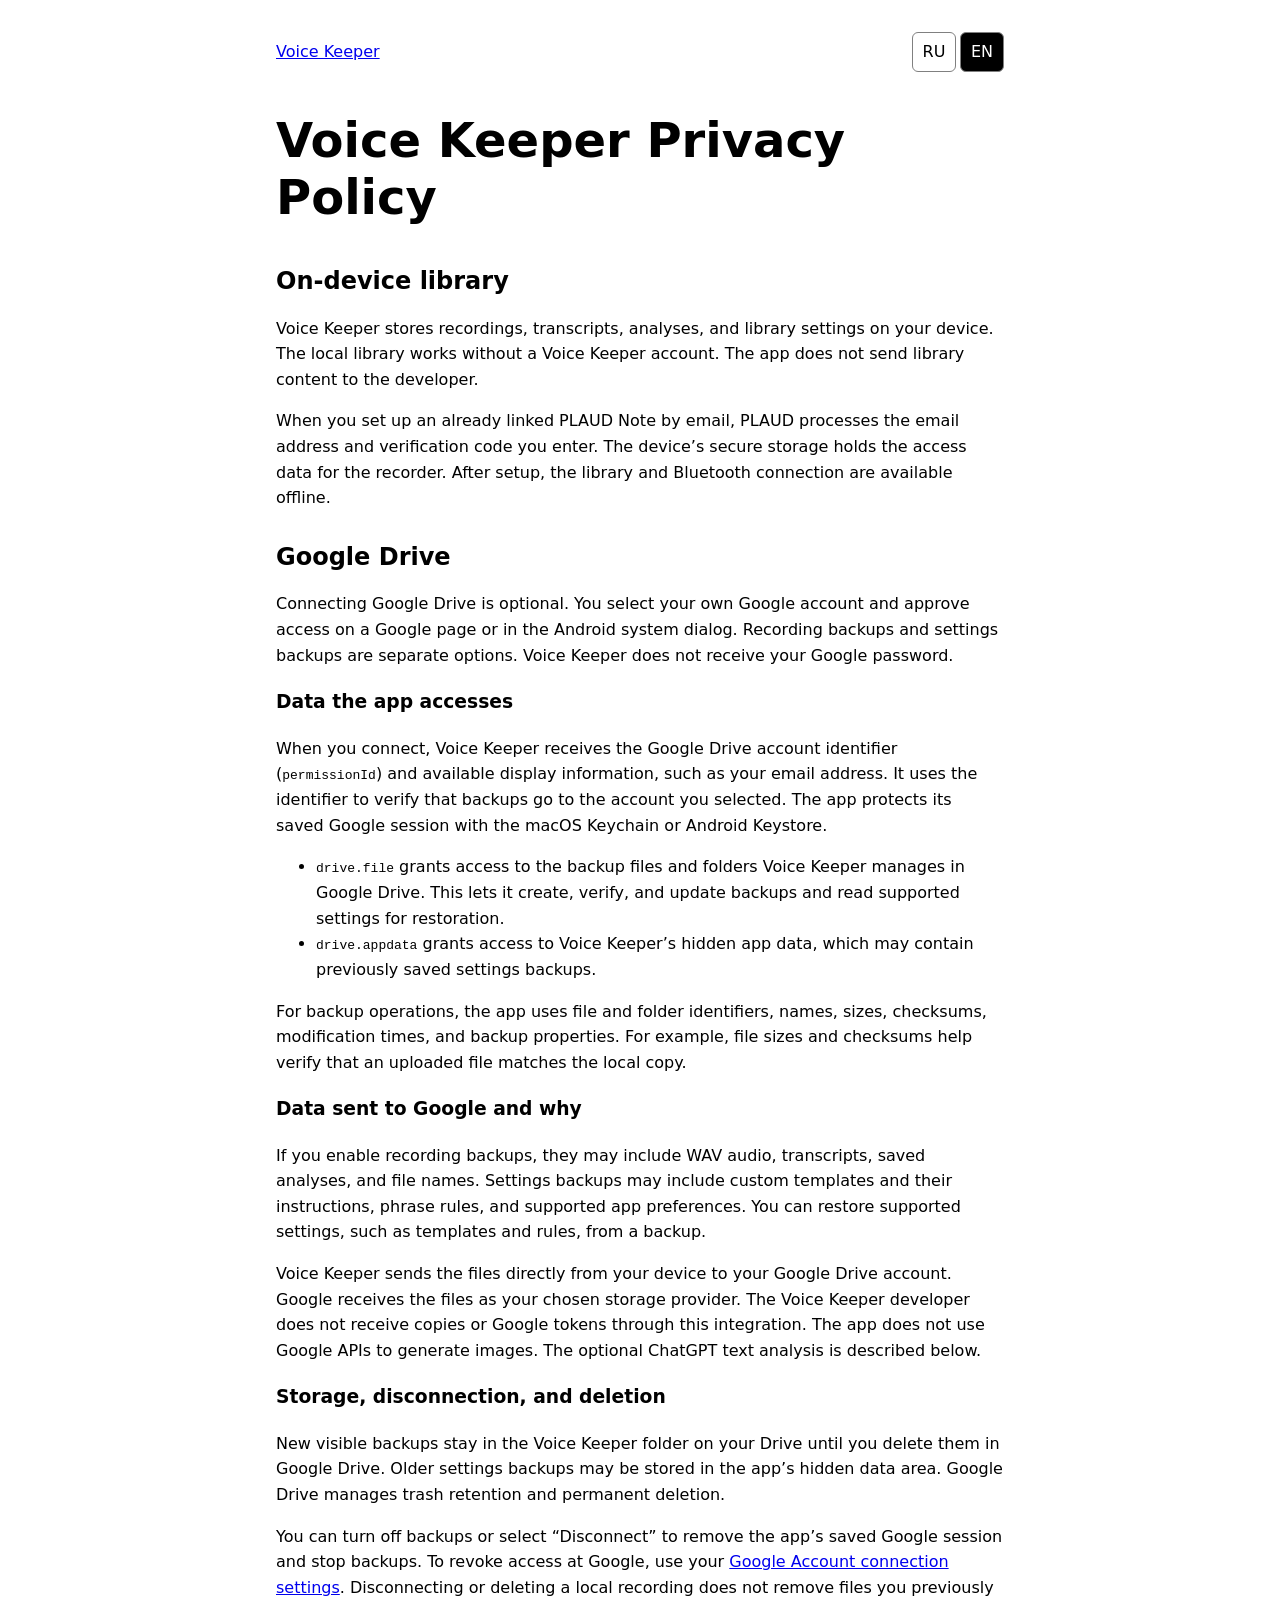
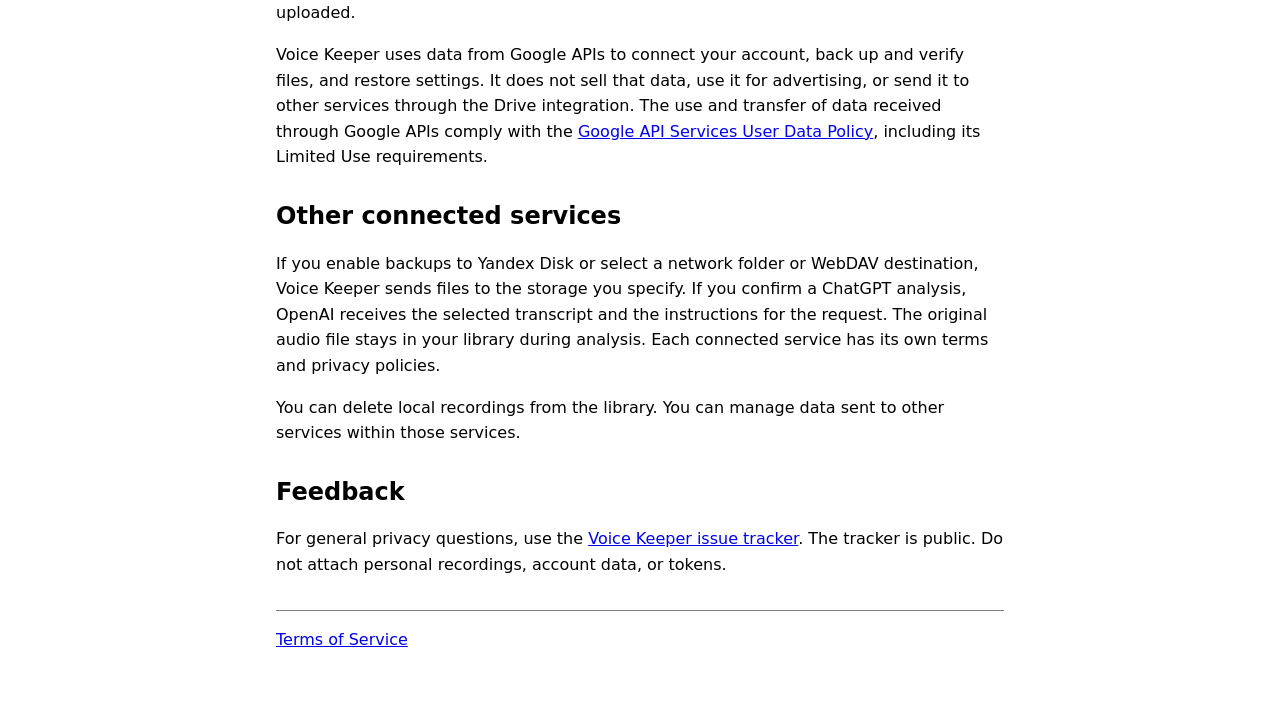
<file: privacy.html>
<!doctype html>
<html lang="en">
<head>
  <meta charset="utf-8">
  <meta name="viewport" content="width=device-width, initial-scale=1">
  <title>Voice Keeper Privacy Policy</title>
  <link rel="canonical" href="https://voicekeeper.kurach.me/privacy.html">
  <link rel="stylesheet" href="./legal.css">
  <script src="./language.js"></script>
</head>
<body>
  <header>
    <a href="./">Voice Keeper</a>
    <div class="language-picker" role="group" aria-label="Language" data-language-picker>
      <button type="button" data-lang="ru" lang="ru" aria-label="Русский" aria-pressed="false">RU</button>
      <button type="button" data-lang="en" lang="en" aria-label="English" aria-pressed="true">EN</button>
    </div>
  </header>
  <main>
    <article lang="ru" data-language-panel hidden>
      <h1>Политика конфиденциальности Voice Keeper</h1>

      <h2>Библиотека на устройстве</h2>
      <p>Voice Keeper хранит записи, расшифровки, разборы и настройки библиотеки на вашем устройстве. Для локальной библиотеки учётная запись Voice Keeper не требуется. Приложение не отправляет содержимое библиотеки разработчику.</p>
      <p>При настройке уже привязанного PLAUD Note через электронную почту введённый адрес и код подтверждения обрабатывает PLAUD. Данные доступа к диктофону сохраняются в защищённом хранилище устройства. После настройки библиотека и Bluetooth-подключение доступны офлайн.</p>

      <h2>Google Диск</h2>
      <p>Подключение Google Диска необязательно. Вы выбираете свой аккаунт Google и подтверждаете разрешения на странице Google или в системном окне Android. Копирование записей и копирование настроек включаются отдельно. Voice Keeper не получает пароль от Google.</p>

      <h3>К каким данным приложение получает доступ</h3>
      <p>При подключении Voice Keeper получает идентификатор аккаунта Google Диска (<code>permissionId</code>) и доступные данные для его отображения, например электронную почту. Идентификатор нужен, чтобы проверять, что резервные копии записываются в выбранный аккаунт. Сохранённая приложением сессия защищена Связкой ключей macOS или Android Keystore.</p>
      <ul>
        <li><code>drive.file</code> даёт доступ к файлам и папкам резервных копий, которыми Voice Keeper управляет в Google Диске. Он нужен, чтобы создавать, проверять, обновлять копии и читать поддерживаемые настройки для восстановления.</li>
        <li><code>drive.appdata</code> даёт доступ к скрытой области данных Voice Keeper, где могут находиться ранее сохранённые копии настроек.</li>
      </ul>
      <p>Для резервного копирования приложение использует идентификаторы файлов и папок, имена, размер, контрольные суммы, время изменения и свойства резервной копии. Например, размер и контрольные суммы помогают проверить, что загруженный файл совпадает с локальной копией.</p>

      <h3>Какие данные передаются Google и зачем</h3>
      <p>При включённом копировании записи могут включать WAV-аудио, расшифровки, сохранённые разборы и названия файлов. Копия настроек может включать пользовательские шаблоны с инструкциями, правила по фразам и поддерживаемые настройки приложения. Из копии можно восстановить поддерживаемые настройки, например шаблоны и правила.</p>
      <p>Приложение передаёт эти файлы напрямую с устройства в ваш аккаунт Google Диска. Google получает файлы как выбранный вами провайдер хранения. Разработчик Voice Keeper не получает копии или токены Google через эту интеграцию. Приложение не использует Google API для создания изображений. Необязательный текстовый разбор через ChatGPT описан ниже.</p>

      <h3>Хранение, отключение и удаление</h3>
      <p>Новые видимые копии хранятся в папке Voice Keeper на вашем Диске, пока вы не удалите их в Google Диске. Более ранние копии настроек могут находиться в скрытой области данных приложения. Сроки хранения в корзине и окончательного удаления определяет Google Диск.</p>
      <p>Вы можете выключить копирование или выбрать «Отключить», чтобы удалить сохранённую сессию Google из приложения и прекратить копирование. Чтобы отозвать разрешение у Google, используйте <a href="https://myaccount.google.com/connections">настройки подключений аккаунта</a>. Отключение и удаление локальной записи не удаляют уже загруженные файлы.</p>

      <p>Voice Keeper использует данные Google API для подключения аккаунта, резервного копирования, проверки файлов и восстановления настроек. Приложение не продаёт эти данные, не использует их для рекламы и не передаёт другим сервисам через интеграцию с Диском. Использование и передача данных, полученных через Google API, соответствуют <a href="https://developers.google.com/terms/api-services-user-data-policy">Google API Services User Data Policy</a>, включая требования Limited Use.</p>

      <h2>Другие подключаемые сервисы</h2>
      <p>Если вы включаете копирование на Яндекс Диск или выбираете сетевую папку или WebDAV, файлы передаются в указанное вами хранилище. Если вы подтверждаете разбор через ChatGPT, OpenAI получает текст выбранной расшифровки и инструкции к запросу. Исходный аудиофайл при разборе остаётся в библиотеке. В подключённых сервисах действуют их собственные условия и правила обработки данных.</p>

      <p>Локальные записи можно удалять из библиотеки. Данными, отправленными в другие сервисы, можно управлять в этих сервисах.</p>

      <h2>Обратная связь</h2>
      <p>Общие вопросы о конфиденциальности можно задать в <a href="https://github.com/akurach/voice-keeper-site/issues">разделе обращений Voice Keeper</a>. Этот раздел публичный. Не прикладывайте личные записи, данные аккаунта или токены.</p>
    </article>
    <article lang="en" data-language-panel>
      <h1>Voice Keeper Privacy Policy</h1>

      <h2>On-device library</h2>
      <p>Voice Keeper stores recordings, transcripts, analyses, and library settings on your device. The local library works without a Voice Keeper account. The app does not send library content to the developer.</p>
      <p>When you set up an already linked PLAUD Note by email, PLAUD processes the email address and verification code you enter. The device’s secure storage holds the access data for the recorder. After setup, the library and Bluetooth connection are available offline.</p>

      <h2>Google Drive</h2>
      <p>Connecting Google Drive is optional. You select your own Google account and approve access on a Google page or in the Android system dialog. Recording backups and settings backups are separate options. Voice Keeper does not receive your Google password.</p>

      <h3>Data the app accesses</h3>
      <p>When you connect, Voice Keeper receives the Google Drive account identifier (<code>permissionId</code>) and available display information, such as your email address. It uses the identifier to verify that backups go to the account you selected. The app protects its saved Google session with the macOS Keychain or Android Keystore.</p>
      <ul>
        <li><code>drive.file</code> grants access to the backup files and folders Voice Keeper manages in Google Drive. This lets it create, verify, and update backups and read supported settings for restoration.</li>
        <li><code>drive.appdata</code> grants access to Voice Keeper’s hidden app data, which may contain previously saved settings backups.</li>
      </ul>
      <p>For backup operations, the app uses file and folder identifiers, names, sizes, checksums, modification times, and backup properties. For example, file sizes and checksums help verify that an uploaded file matches the local copy.</p>

      <h3>Data sent to Google and why</h3>
      <p>If you enable recording backups, they may include WAV audio, transcripts, saved analyses, and file names. Settings backups may include custom templates and their instructions, phrase rules, and supported app preferences. You can restore supported settings, such as templates and rules, from a backup.</p>
      <p>Voice Keeper sends the files directly from your device to your Google Drive account. Google receives the files as your chosen storage provider. The Voice Keeper developer does not receive copies or Google tokens through this integration. The app does not use Google APIs to generate images. The optional ChatGPT text analysis is described below.</p>

      <h3>Storage, disconnection, and deletion</h3>
      <p>New visible backups stay in the Voice Keeper folder on your Drive until you delete them in Google Drive. Older settings backups may be stored in the app’s hidden data area. Google Drive manages trash retention and permanent deletion.</p>
      <p>You can turn off backups or select “Disconnect” to remove the app’s saved Google session and stop backups. To revoke access at Google, use your <a href="https://myaccount.google.com/connections">Google Account connection settings</a>. Disconnecting or deleting a local recording does not remove files you previously uploaded.</p>

      <p>Voice Keeper uses data from Google APIs to connect your account, back up and verify files, and restore settings. It does not sell that data, use it for advertising, or send it to other services through the Drive integration. The use and transfer of data received through Google APIs comply with the <a href="https://developers.google.com/terms/api-services-user-data-policy">Google API Services User Data Policy</a>, including its Limited Use requirements.</p>

      <h2>Other connected services</h2>
      <p>If you enable backups to Yandex Disk or select a network folder or WebDAV destination, Voice Keeper sends files to the storage you specify. If you confirm a ChatGPT analysis, OpenAI receives the selected transcript and the instructions for the request. The original audio file stays in your library during analysis. Each connected service has its own terms and privacy policies.</p>

      <p>You can delete local recordings from the library. You can manage data sent to other services within those services.</p>

      <h2>Feedback</h2>
      <p>For general privacy questions, use the <a href="https://github.com/akurach/voice-keeper-site/issues">Voice Keeper issue tracker</a>. The tracker is public. Do not attach personal recordings, account data, or tokens.</p>
    </article>
  </main>
  <footer>
    <a lang="ru" data-language-panel href="./terms.html" hidden>Условия использования</a>
    <a lang="en" data-language-panel href="./terms.html">Terms of Service</a>
  </footer>
  <script>voiceKeeperLanguage.bind();</script>
</body>
</html>
</file>
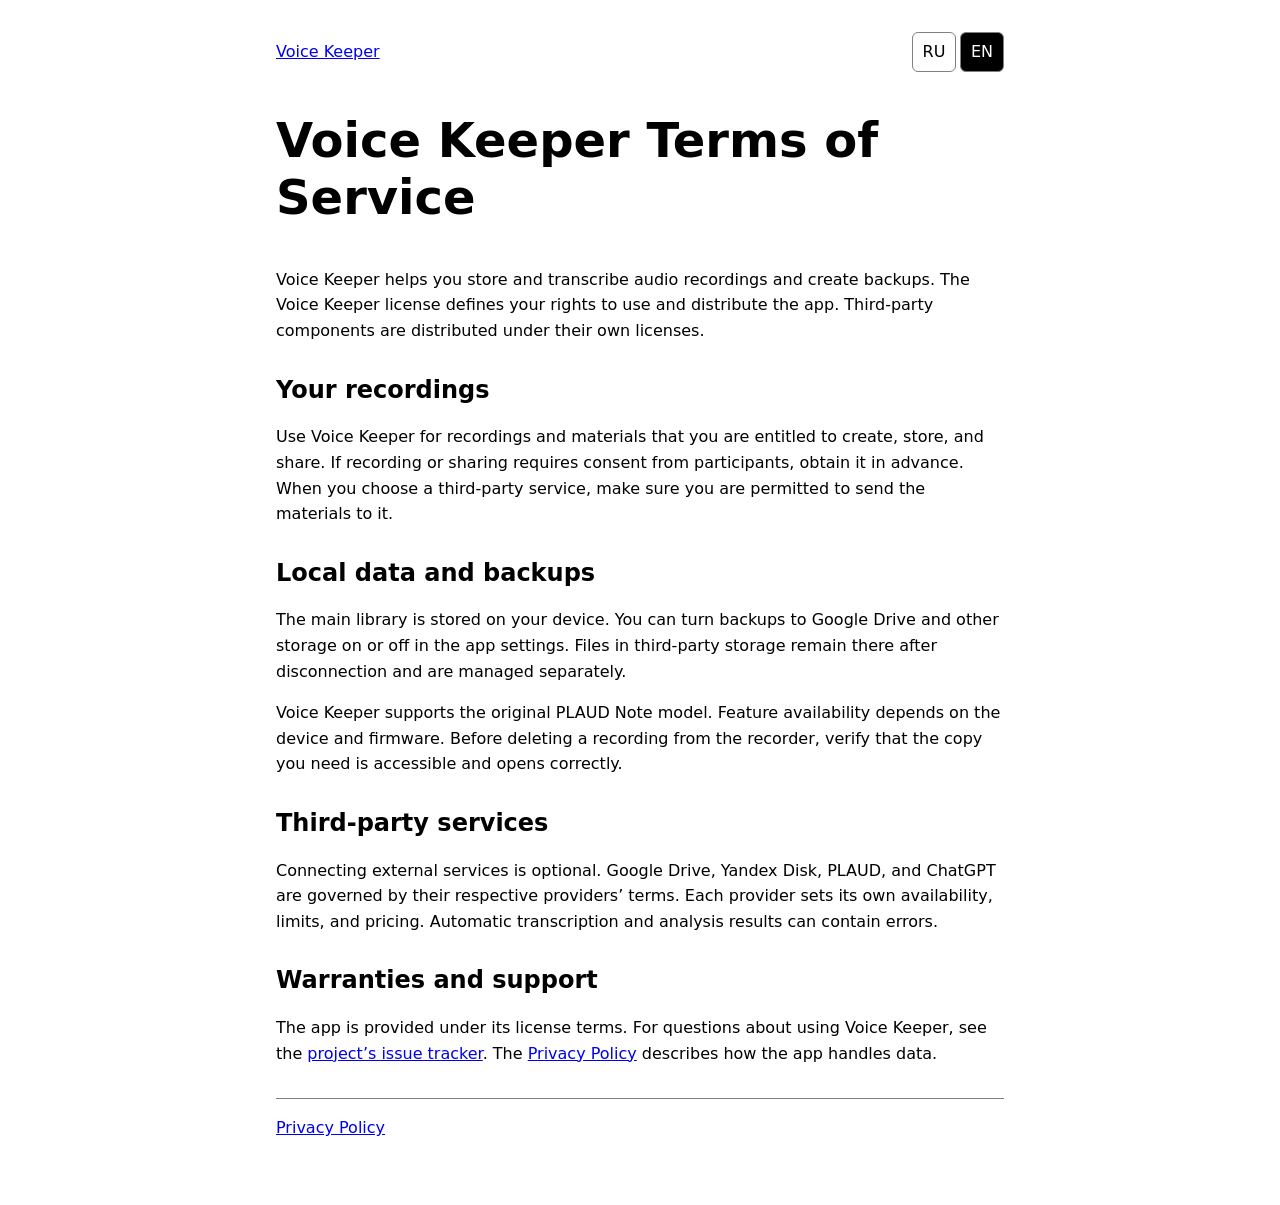
<file: terms.html>
<!doctype html>
<html lang="ru">
<head>
  <meta charset="utf-8">
  <meta name="viewport" content="width=device-width, initial-scale=1">
  <title>Условия использования — Voice Keeper</title>
  <link rel="stylesheet" href="./legal.css">
  <script src="./language.js"></script>
</head>
<body>
  <header>
    <a href="./">Voice Keeper</a>
    <div class="language-picker" role="group" aria-label="Язык" data-language-picker>
      <button type="button" data-lang="ru" lang="ru" aria-label="Русский" aria-pressed="true">RU</button>
      <button type="button" data-lang="en" lang="en" aria-label="English" aria-pressed="false">EN</button>
    </div>
  </header>
  <main>
    <article lang="ru" data-language-panel>
      <h1>Условия использования Voice Keeper</h1>
      <p>Voice Keeper помогает хранить и расшифровывать аудиозаписи и создавать резервные копии. Права на использование и распространение приложения определяет лицензия Voice Keeper. Компоненты сторонних разработчиков распространяются по своим лицензиям.</p>

      <h2>Ваши записи</h2>
      <p>Используйте Voice Keeper для записей и материалов, которые вы вправе создавать, хранить и передавать. Если для записи или передачи нужно согласие участников, получите его заранее. При выборе стороннего сервиса убедитесь, что вам разрешено передать туда эти материалы.</p>

      <h2>Локальные данные и копии</h2>
      <p>Основная библиотека хранится на вашем устройстве. Копирование на Google Диск и в другие хранилища можно включить и отключить в настройках приложения. Файлы в сторонних хранилищах остаются там после отключения и управляются отдельно.</p>
      <p>Voice Keeper поддерживает работу с оригинальным PLAUD Note. Доступность функций зависит от устройства и прошивки. Перед удалением записи с диктофона проверьте, что нужная копия доступна и открывается.</p>

      <h2>Сторонние сервисы</h2>
      <p>Подключение внешних сервисов добровольное. Для Google Диска, Яндекс Диска, PLAUD и ChatGPT действуют условия соответствующих провайдеров. Доступность, лимиты и тарифы определяют провайдеры. Результаты автоматической расшифровки и разбора могут содержать ошибки.</p>

      <h2>Гарантии и обращения</h2>
      <p>Приложение предоставляется на условиях лицензии. Для вопросов об использовании есть <a href="https://github.com/akurach/voice-keeper-site/issues">раздел обращений проекта</a>. Обработка данных описана в <a href="./privacy.html">политике конфиденциальности</a>.</p>
    </article>
    <article lang="en" data-language-panel hidden>
      <h1>Voice Keeper Terms of Service</h1>
      <p>Voice Keeper helps you store and transcribe audio recordings and create backups. The Voice Keeper license defines your rights to use and distribute the app. Third-party components are distributed under their own licenses.</p>

      <h2>Your recordings</h2>
      <p>Use Voice Keeper for recordings and materials that you are entitled to create, store, and share. If recording or sharing requires consent from participants, obtain it in advance. When you choose a third-party service, make sure you are permitted to send the materials to it.</p>

      <h2>Local data and backups</h2>
      <p>The main library is stored on your device. You can turn backups to Google Drive and other storage on or off in the app settings. Files in third-party storage remain there after disconnection and are managed separately.</p>
      <p>Voice Keeper supports the original PLAUD Note model. Feature availability depends on the device and firmware. Before deleting a recording from the recorder, verify that the copy you need is accessible and opens correctly.</p>

      <h2>Third-party services</h2>
      <p>Connecting external services is optional. Google Drive, Yandex Disk, PLAUD, and ChatGPT are governed by their respective providers’ terms. Each provider sets its own availability, limits, and pricing. Automatic transcription and analysis results can contain errors.</p>

      <h2>Warranties and support</h2>
      <p>The app is provided under its license terms. For questions about using Voice Keeper, see the <a href="https://github.com/akurach/voice-keeper-site/issues">project’s issue tracker</a>. The <a href="./privacy.html">Privacy Policy</a> describes how the app handles data.</p>
    </article>
  </main>
  <footer>
    <a lang="ru" data-language-panel href="./privacy.html">Политика конфиденциальности</a>
    <a lang="en" data-language-panel href="./privacy.html" hidden>Privacy Policy</a>
  </footer>
  <script>voiceKeeperLanguage.bind();</script>
</body>
</html>
</file>
<file: legal.css>
:root {
  color-scheme: light dark;
  font: 100%/1.6 system-ui, sans-serif;
}

body {
  box-sizing: border-box;
  max-width: 48rem;
  margin: 0 auto;
  padding: 2rem 1.25rem 4rem;
  background: Canvas;
  color: CanvasText;
}

h1, h2 { line-height: 1.2; }
h1 { font-size: clamp(2rem, 6vw, 3rem); }
h2 { margin-top: 2rem; }
code { overflow-wrap: anywhere; }
footer { border-top: 1px solid GrayText; margin-top: 2rem; padding-top: 1rem; }

header {
  display: flex;
  align-items: center;
  justify-content: space-between;
  flex-wrap: wrap;
  gap: 0.75rem;
}

.language-picker {
  display: flex;
  gap: 0.25rem;
}

.language-picker button {
  font: inherit;
  color: inherit;
  min-height: 2.5rem;
  min-width: 2.75rem;
  border: 1px solid GrayText;
  border-radius: 0.375rem;
  background: Canvas;
  cursor: pointer;
}

.language-picker button[aria-pressed="true"] {
  background: CanvasText;
  color: Canvas;
}
</file>
